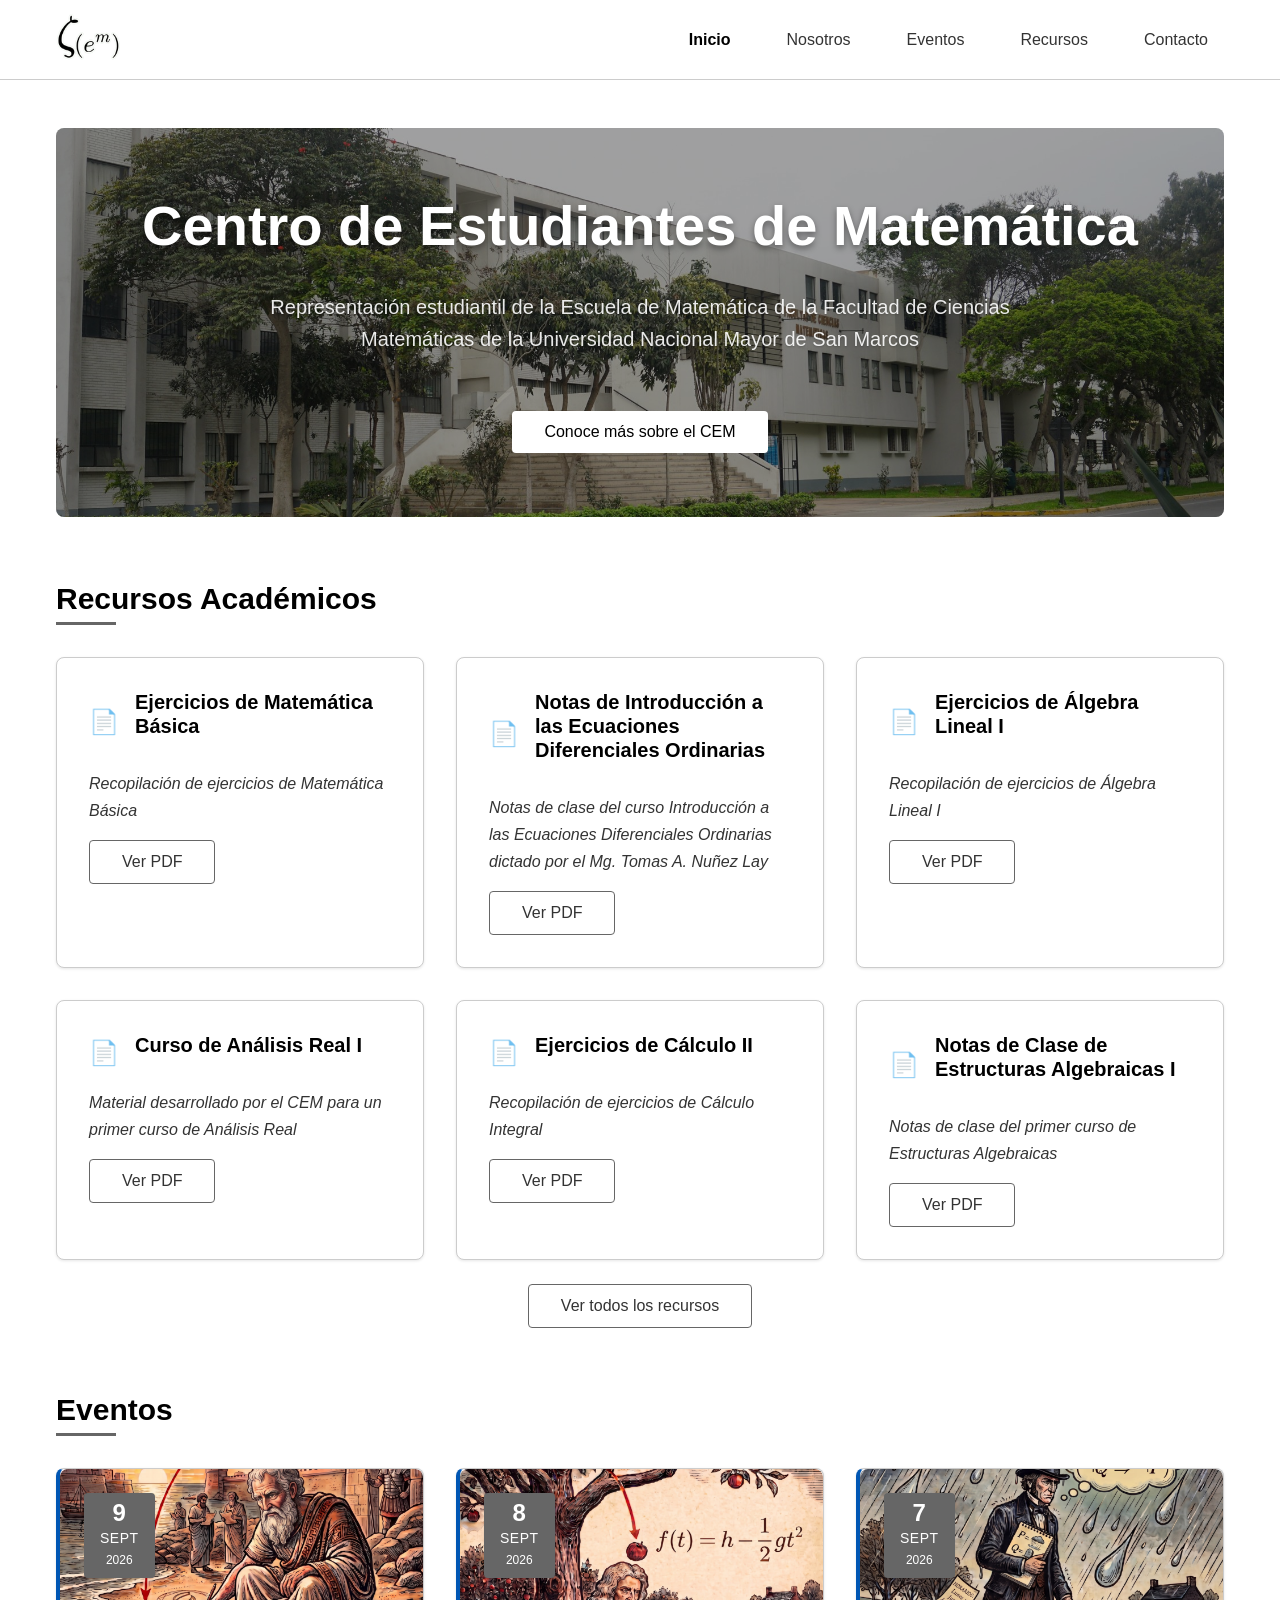
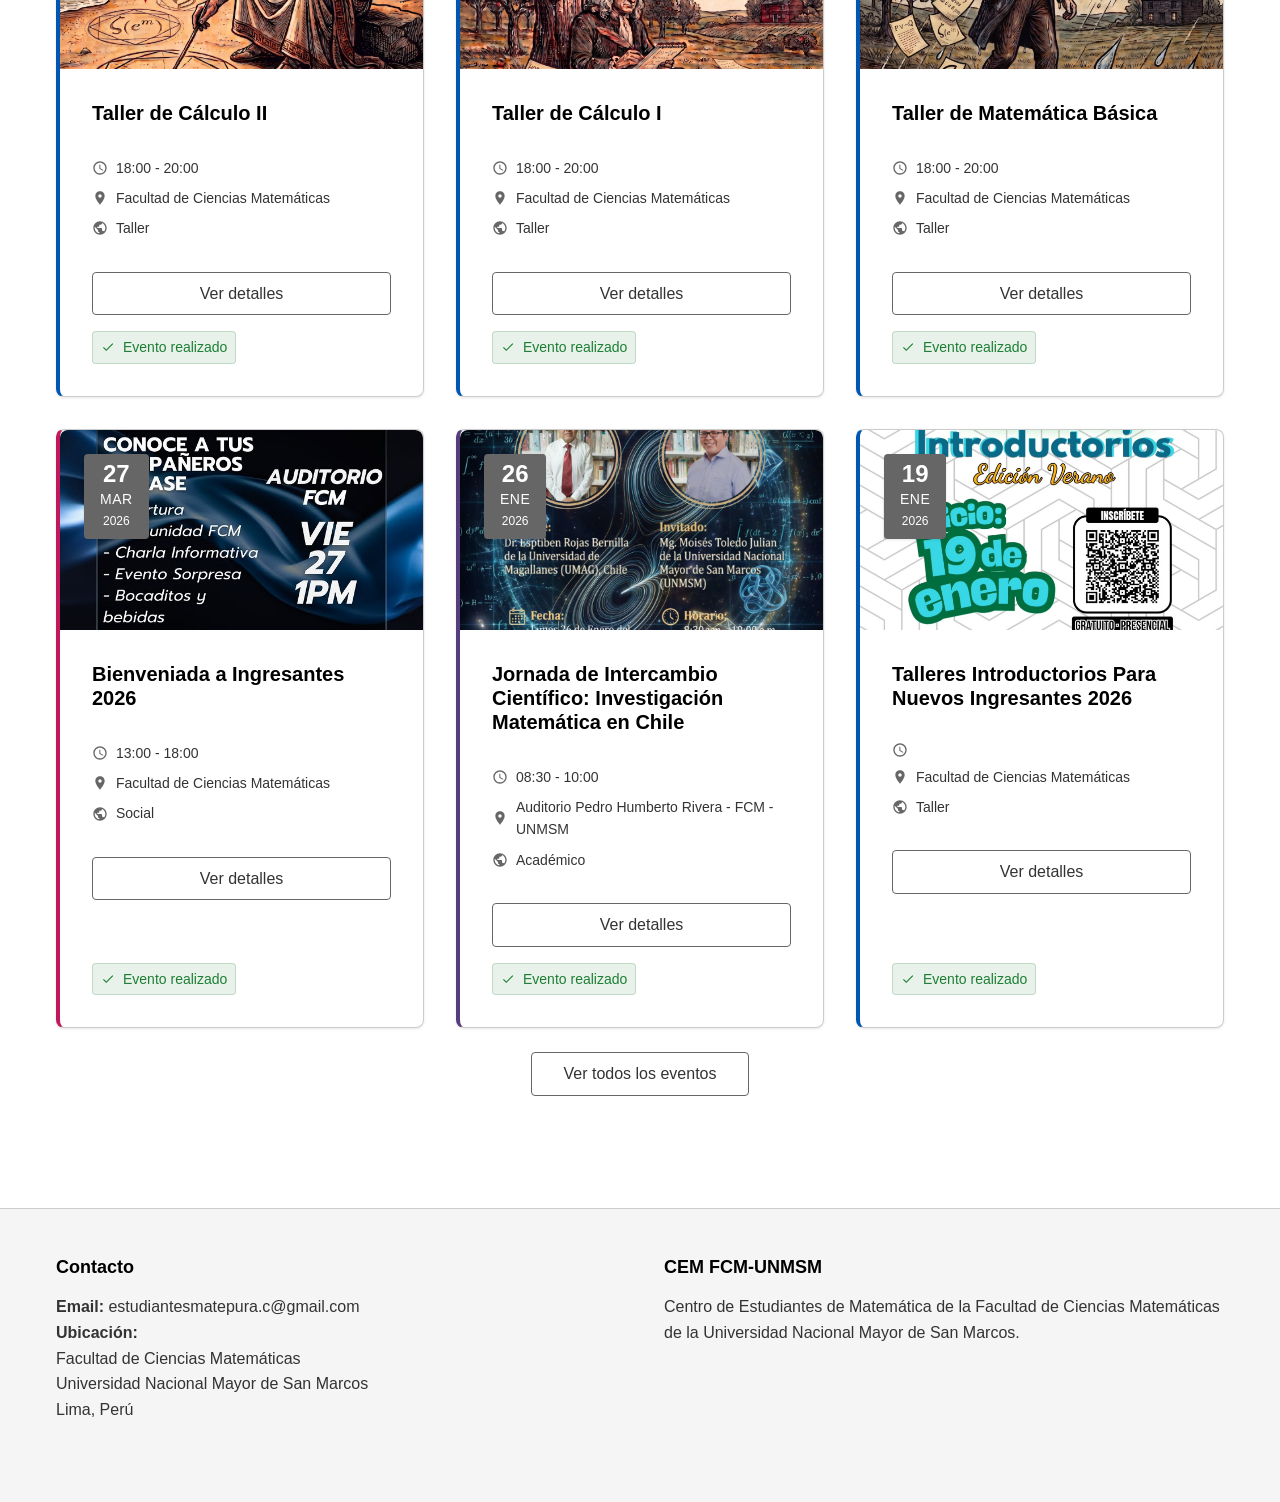
<file: index.html>
<!DOCTYPE html>
<html lang="es">
<head>
    <meta charset="UTF-8">
    <meta name="viewport" content="width=device-width, initial-scale=1.0">
    <title>CEM - Centro de Estudiantes de Matemática | FCM - UNMSM</title>
    <meta name="description" content="Página oficial del Centro de Estudiantes de Matemática de la Facultad de Ciencias Matemáticas de la Universidad Nacional Mayor de San Marcos">
    <link rel="stylesheet" href="styles/main.css">
    <link rel="icon" href="assets/images/favicon.png" type="image/png">
</head>
<body>
    <!-- Header -->
    <header class="site-header">
        <div class="header-container">
            <div class="logo">
                <!-- Logo del CEM -->
                <a href="index.html" class="logo-link">
                    <img src="assets/images/logo_CEM_transparente.png" alt="Logo CEM - Centro de Estudiantes de Matemática" class="logo-img">
                </a>
            </div>
            
            <!-- Botón de menú hamburguesa para móviles -->
            <button class="menu-toggle" aria-label="Abrir menú de navegación">
                <svg width="24" height="24" viewBox="0 0 24 24" fill="none" stroke="currentColor" stroke-width="2">
                    <line x1="3" y1="12" x2="21" y2="12"></line>
                    <line x1="3" y1="6" x2="21" y2="6"></line>
                    <line x1="3" y1="18" x2="21" y2="18"></line>
                </svg>
            </button>
            
            <nav class="main-nav">
                <ul>
                    <li><a href="index.html" class="nav-link active">Inicio</a></li>
                    <li><a href="nosotros.html" class="nav-link">Nosotros</a></li>
                    <li><a href="eventos.html" class="nav-link">Eventos</a></li>
                    <li><a href="recursos.html" class="nav-link">Recursos</a></li>
                    <li><a href="contacto.html" class="nav-link">Contacto</a></li>
                </ul>
            </nav>
        </div>
    </header>

    <!-- Contenido principal -->
    <main class="main-content">
        <div class="content-container">
            <!-- Hero Section -->
            <section class="hero hero-with-background">
                <h1 class="hero-title">Centro de Estudiantes de Matemática</h1>
                <p class="hero-subtitle">
                    Representación estudiantil de la Escuela de Matemática de la Facultad de Ciencias Matemáticas de la Universidad Nacional Mayor de San Marcos
                </p>
                <a href="nosotros.html" class="btn mt-3">Conoce más sobre el CEM</a>
            </section>

            <!-- Recursos Académicos -->
            <section class="section">
                <h2 class="section-title">Recursos Académicos</h2>
                <div class="card-grid">
                    <div class="card">
                        <div style="display: flex; align-items: center; gap: var(--spacing-md); margin-bottom: var(--spacing-md);">
                            <span style="font-size: 1.5rem;">📄</span>
                            <h3 class="card-title">Ejercicios de Matemática Básica</h3>
                        </div>
                        <p class="card-content">
                            <em>Recopilación de ejercicios de Matemática Básica</em>
                        </p>
                        <a href="https://drive.google.com/file/d/1Eg0QIFx3PZMyrFfrkYwjwOd5SsHCGFlf/preview" 
                           target="_blank" 
                           class="btn btn-outline mt-2">
                            Ver PDF
                        </a>
                    </div>

                    <div class="card">
                        <div style="display: flex; align-items: center; gap: var(--spacing-md); margin-bottom: var(--spacing-md);">
                            <span style="font-size: 1.5rem;">📄</span>
                            <h3 class="card-title">Notas de Introducción a las Ecuaciones Diferenciales Ordinarias</h3>
                        </div>
                        <p class="card-content">
                            <em>Notas de clase del curso Introducción a las Ecuaciones Diferenciales Ordinarias dictado por el Mg. Tomas A. Nuñez Lay</em>
                        </p>
                        <a href="https://drive.google.com/file/d/1P-hKhU1rh4LuLFOEdD7h9uWUZN7RqQ3H/preview" 
                           target="_blank" 
                           class="btn btn-outline mt-2">
                            Ver PDF
                        </a>
                    </div>
                    
                    <div class="card">
                        <div style="display: flex; align-items: center; gap: var(--spacing-md); margin-bottom: var(--spacing-md);">
                            <span style="font-size: 1.5rem;">📄</span>
                            <h3 class="card-title">Ejercicios de Álgebra Lineal I</h3>
                        </div>
                        <p class="card-content">
                            <em>Recopilación de ejercicios de Álgebra Lineal I</em>
                        </p>
                        <a href="https://drive.google.com/file/d/1wxIljgDSyF4coU-Xwk11sDfuI5g8a0Ro/preview" 
                           target="_blank" 
                           class="btn btn-outline mt-2">
                            Ver PDF
                        </a>
                    </div>
                    
                    <div class="card">
                        <div style="display: flex; align-items: center; gap: var(--spacing-md); margin-bottom: var(--spacing-md);">
                            <span style="font-size: 1.5rem;">📄</span>
                            <h3 class="card-title">Curso de Análisis Real I</h3>
                        </div>
                        <p class="card-content">
                            <em>Material desarrollado por el CEM para un primer curso de Análisis Real</em>
                        </p>
                        <a href="https://drive.google.com/file/d/1PG6ywKQEUPc1k2oaUEaTVxQW_Z1t294s/preview" 
                           target="_blank" 
                           class="btn btn-outline mt-2">
                            Ver PDF
                        </a>
                    </div>
                    
                    <div class="card">
                        <div style="display: flex; align-items: center; gap: var(--spacing-md); margin-bottom: var(--spacing-md);">
                            <span style="font-size: 1.5rem;">📄</span>
                            <h3 class="card-title">Ejercicios de Cálculo II</h3>
                        </div>
                        <p class="card-content">
                            <em>Recopilación de ejercicios de Cálculo Integral</em>
                        </p>
                        <a href="https://drive.google.com/file/d/1BG_H37yGa6c3Eq4iLt0ZF2Zx0MSU5NMn/preview" 
                           target="_blank" 
                           class="btn btn-outline mt-2">
                            Ver PDF
                        </a>
                    </div>
                    
                    <div class="card">
                        <div style="display: flex; align-items: center; gap: var(--spacing-md); margin-bottom: var(--spacing-md);">
                            <span style="font-size: 1.5rem;">📄</span>
                            <h3 class="card-title">Notas de Clase de Estructuras Algebraicas I</h3>
                        </div>
                        <p class="card-content">
                            <em>Notas de clase del primer curso de Estructuras Algebraicas</em>
                        </p>
                        <a href="https://drive.google.com/file/d/10wt3ZuhhuN_BhRrTTnhGiTwQfXGlvrM6/preview" 
                           target="_blank" 
                           class="btn btn-outline mt-2">
                            Ver PDF
                        </a>
                    </div>
                </div>
                <div class="text-center mt-3">
                    <a href="recursos.html" class="btn btn-outline">Ver todos los recursos</a>
                </div>
            </section>

            <!-- Eventos -->
            <section class="section">
                <h2 class="section-title">Eventos</h2>
                <div id="home-events-container" class="events-container">
                    <div class="loading-message">
                        <p>Cargando eventos...</p>
                    </div>
                </div>
                <div class="text-center mt-3">
                    <a href="eventos.html" class="btn btn-outline">Ver todos los eventos</a>
                </div>
            </section>
        </div>
    </main>

    <!-- Footer -->
    <footer class="site-footer">
        <div class="footer-container">
            <div class="footer-content">
                <div class="footer-section">
                    <h3>Contacto</h3>
                    <p>
                        <strong>Email:</strong> 
                        <a href="mailto:estudiantesmatepura.c@gmail.com">
                            estudiantesmatepura.c@gmail.com
                        </a>
                    </p>
                    <p>
                        <strong>Ubicación:</strong><br>
                        Facultad de Ciencias Matemáticas<br>
                        Universidad Nacional Mayor de San Marcos<br>
                        Lima, Perú
                    </p>
                </div>
                
                <div class="footer-section">
                    <h3>CEM FCM-UNMSM</h3>
                    <p>
                        Centro de Estudiantes de Matemática de la Facultad de Ciencias Matemáticas de la Universidad Nacional Mayor de San Marcos.
                    </p>
                </div>
            </div>
            
        </div>
    </footer>

    <script src="scripts/main.js"></script>
    <script src="scripts/events.js"></script>
    <script>
        // Función específica para cargar eventos en la página de inicio
        document.addEventListener('DOMContentLoaded', function() {
            loadHomeEvents();
        });

        async function loadHomeEvents() {
            try {
                const response = await fetch('data/events.json');
                if (!response.ok) {
                    throw new Error(`Error al cargar eventos: ${response.status}`);
                }
                
                const data = await response.json();
                console.log(`Eventos cargados para inicio: ${data.events.length} eventos encontrados`);
                
                // Procesar y mostrar solo los últimos 3 eventos
                displayHomeEvents(data.events);
                
            } catch (error) {
                console.error('Error cargando eventos para inicio:', error);
                showHomeEventsErrorMessage('No se pudieron cargar los eventos. Por favor, intenta más tarde.');
            }
        }

        function displayHomeEvents(events) {
            const container = document.getElementById('home-events-container');
            if (!container) {
                console.error('Contenedor de eventos no encontrado');
                return;
            }
            
            // Limpiar contenedor
            container.innerHTML = '';
            
            // Función auxiliar para crear fechas consistentemente (hora local)
            const createLocalDate = (dateString) => new Date(dateString + 'T00:00:00');
            
            // Ordenar eventos por fecha (más reciente primero)
            events.sort((a, b) => createLocalDate(b.date) - createLocalDate(a.date));
            
            // Tomar solo los últimos 6 eventos
            const latestEvents = events.slice(0, 6);
            
            // Si no hay eventos, mostrar mensaje
            if (latestEvents.length === 0) {
                const noEventsMessage = document.createElement('div');
                noEventsMessage.className = 'card text-center';
                noEventsMessage.innerHTML = `
                    <h3 class="card-title">No hay eventos disponibles</h3>
                    <p class="card-content">
                        Próximamente se anunciarán nuevos eventos. ¡Mantente atento!
                    </p>
                `;
                container.appendChild(noEventsMessage);
                return;
            }
            
            // Crear grid de eventos
            const grid = document.createElement('div');
            grid.className = 'card-grid';
            
            latestEvents.forEach(event => {
                // Usar la función createEventCard del EventSystem
                const eventCard = window.EventSystem.createEventCard(event);
                grid.appendChild(eventCard);
            });
            
            container.appendChild(grid);
        }

        function showHomeEventsErrorMessage(message) {
            const container = document.getElementById('home-events-container');
            if (!container) return;
            
            container.innerHTML = '';
            
            const errorMessage = document.createElement('div');
            errorMessage.className = 'error-message';
            errorMessage.innerHTML = `
                <div class="card text-center" style="border: 2px solid var(--color-error); background-color: rgba(220, 53, 69, 0.05);">
                    <h3 class="card-title" style="color: var(--color-error); margin-bottom: var(--spacing-md);">Error</h3>
                    <p class="card-content" style="color: var(--color-gray-dark); font-size: var(--font-size-lg); margin-bottom: var(--spacing-lg);">
                        ${message}
                    </p>
                    <button onclick="loadHomeEvents()" class="btn" style="background-color: var(--color-error); color: white; border: none; padding: var(--spacing-sm) var(--spacing-xl);">
                        Reintentar
                    </button>
                </div>
            `;
            
            container.appendChild(errorMessage);
        }
    </script>
</body>
</html>
</file>
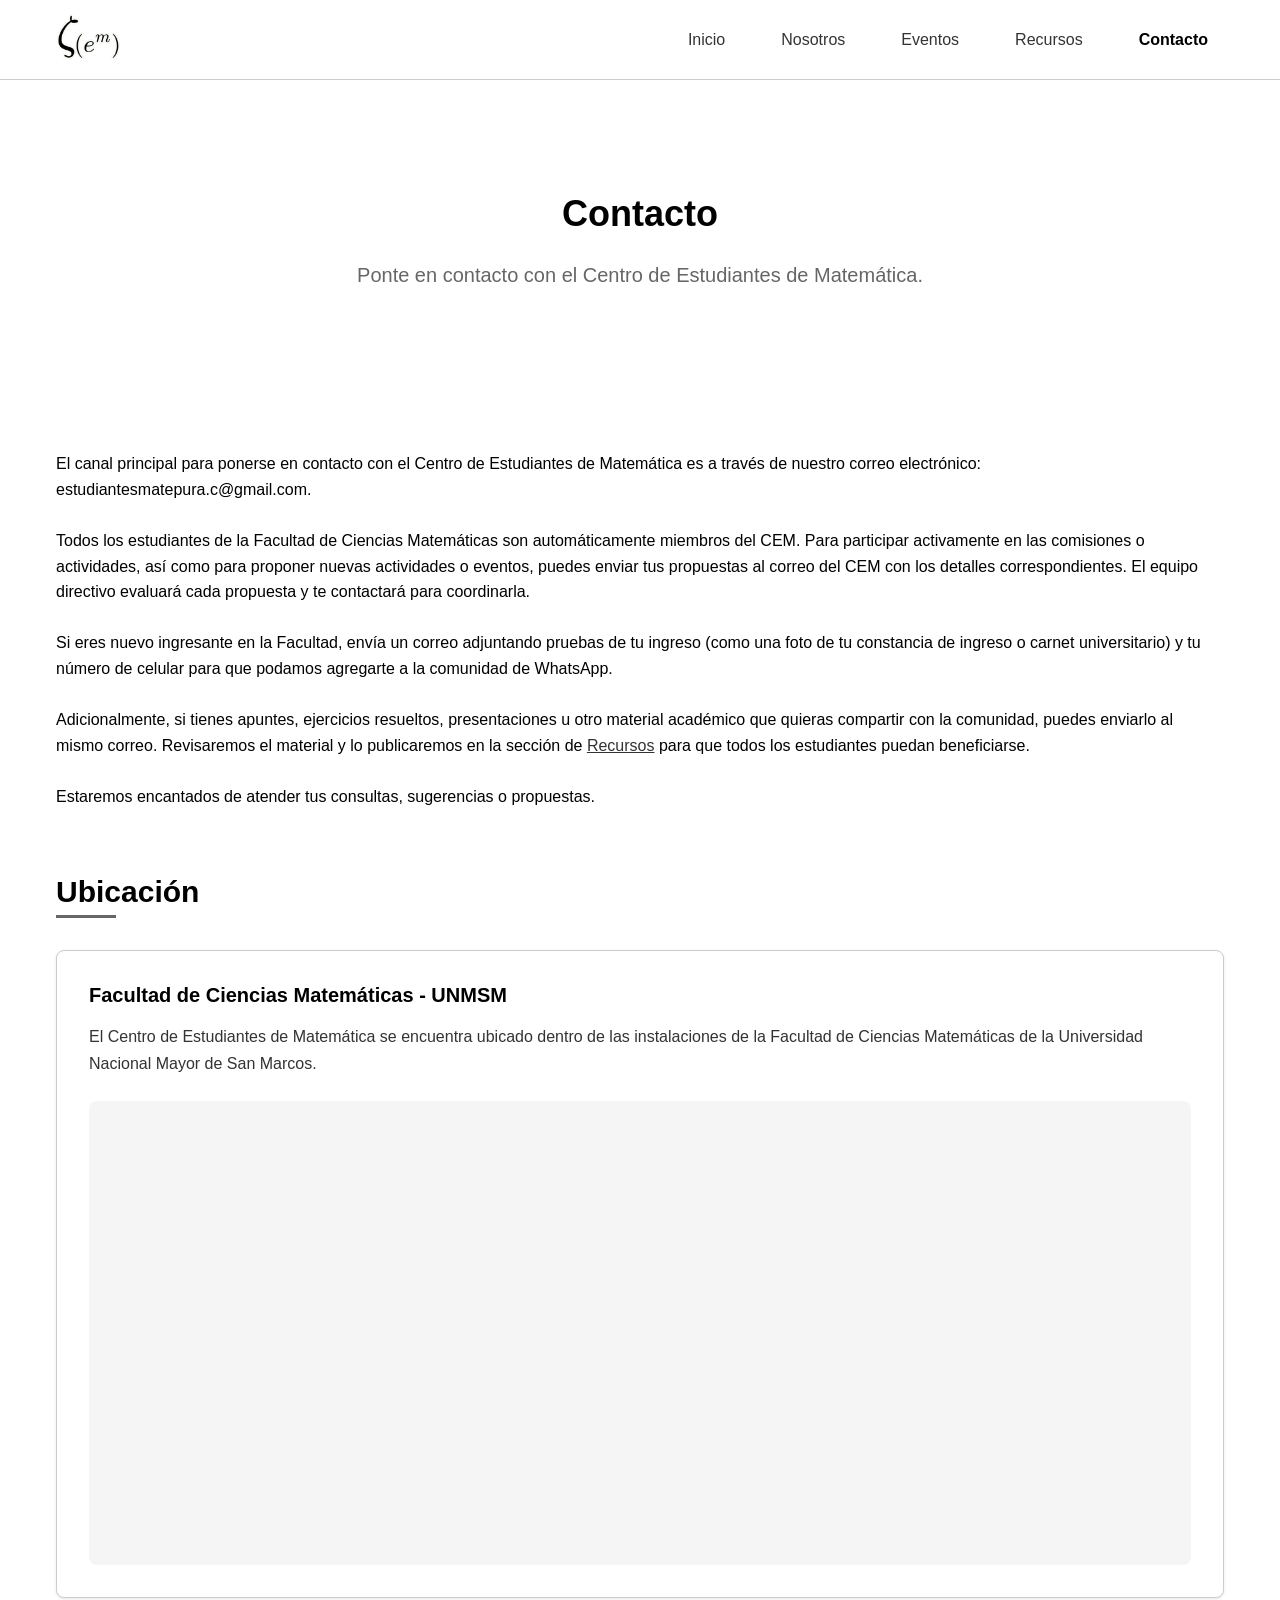
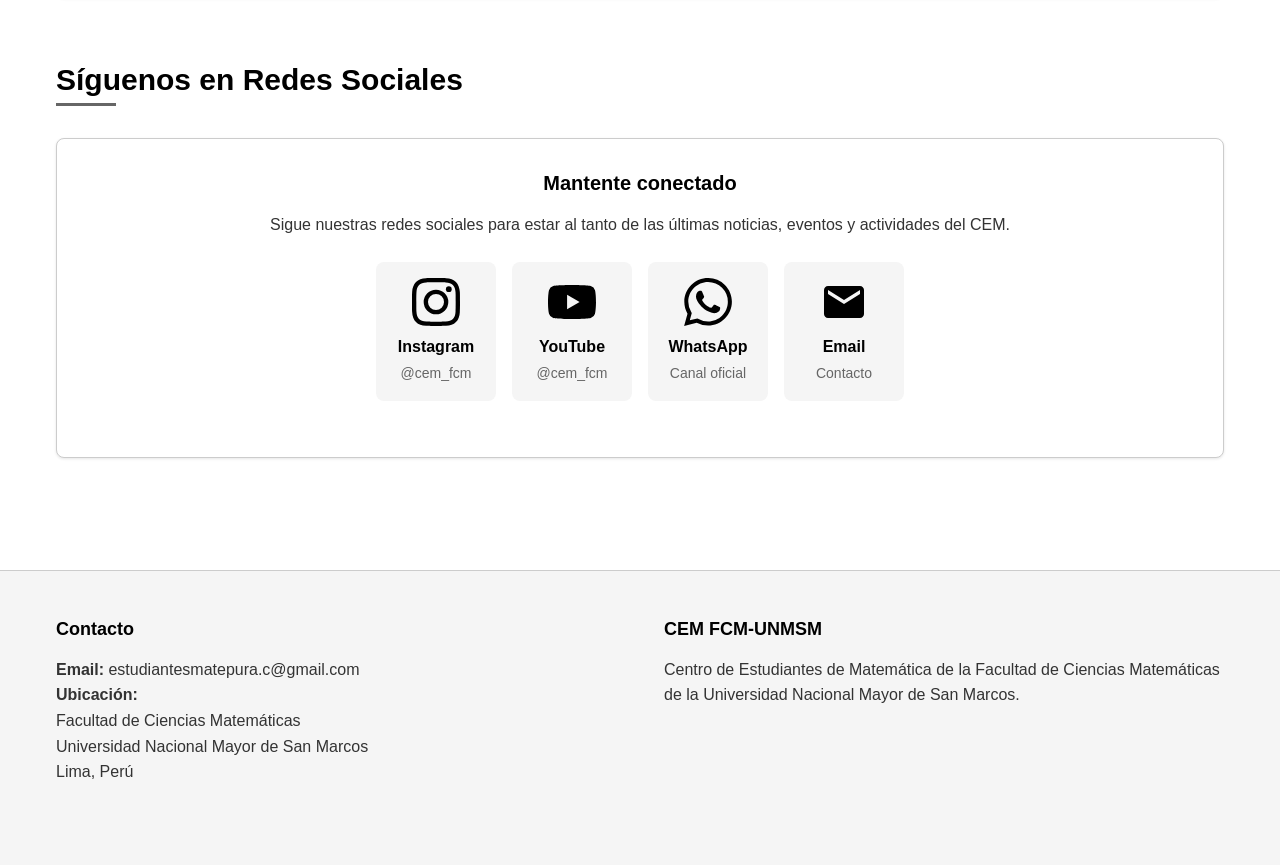
<file: contacto.html>
<!DOCTYPE html>
<html lang="es">
<head>
    <meta charset="UTF-8">
    <meta name="viewport" content="width=device-width, initial-scale=1.0">
    <title>Contacto | CEM - Centro de Estudiantes de Matemática</title>
    <meta name="description" content="Contacta al Centro de Estudiantes de Matemática de la FCM-UNMSM">
    <link rel="stylesheet" href="styles/main.css">
    <link rel="icon" href="assets/images/favicon.png" type="image/png">
</head>
<body>
    <!-- Header -->
    <header class="site-header">
        <div class="header-container">
            <div class="logo">
                <!-- Logo del CEM -->
                <a href="index.html" class="logo-link">
                    <img src="assets/images/logo_CEM_transparente.png" alt="Logo CEM - Centro de Estudiantes de Matemática" class="logo-img">
                </a>
            </div>
            
            <!-- Botón de menú hamburguesa para móviles -->
            <button class="menu-toggle" aria-label="Abrir menú de navegación">
                <svg width="24" height="24" viewBox="0 0 24 24" fill="none" stroke="currentColor" stroke-width="2">
                    <line x1="3" y1="12" x2="21" y2="12"></line>
                    <line x1="3" y1="6" x2="21" y2="6"></line>
                    <line x1="3" y1="18" x2="21" y2="18"></line>
                </svg>
            </button>
            
            <nav class="main-nav">
                <ul>
                    <li><a href="index.html" class="nav-link">Inicio</a></li>
                    <li><a href="nosotros.html" class="nav-link">Nosotros</a></li>
                    <li><a href="eventos.html" class="nav-link">Eventos</a></li>
                    <li><a href="recursos.html" class="nav-link">Recursos</a></li>
                    <li><a href="contacto.html" class="nav-link active">Contacto</a></li>
                </ul>
            </nav>
        </div>
    </header>

    <!-- Contenido principal -->
    <main class="main-content">
        <div class="content-container">
            <!-- Hero Section -->
            <section class="hero">
                <h1 class="hero-title">Contacto</h1>
                <p class="hero-subtitle">
                    Ponte en contacto con el Centro de Estudiantes de Matemática.
                </p>
            </section>

            <!-- Información de contacto -->
            <section class="section">
                <p class="contact-info-text">
                    El canal principal para ponerse en contacto con el Centro de Estudiantes de Matemática es a través de nuestro correo electrónico: estudiantesmatepura.c@gmail.com. 
                </p>
                <br>
                <p class="contact-info-text">
                    Todos los estudiantes de la Facultad de Ciencias Matemáticas son automáticamente miembros del CEM. Para participar activamente en las comisiones o actividades, así como para proponer nuevas actividades o eventos, puedes enviar tus propuestas al correo del CEM con los detalles correspondientes. El equipo directivo evaluará cada propuesta y te contactará para coordinarla.
                </p>
                <br>
                <p class="contact-info-text">
                    Si eres nuevo ingresante en la Facultad, envía un correo adjuntando pruebas de tu ingreso (como una foto de tu constancia de ingreso o carnet universitario) y tu número de celular para que podamos agregarte a la comunidad de WhatsApp.
                </p>
                <br>
                <p class="contact-info-text">
                    Adicionalmente, si tienes apuntes, ejercicios resueltos, presentaciones u otro material académico que quieras compartir con la comunidad, puedes enviarlo al mismo correo. Revisaremos el material y lo publicaremos en la sección de <a href="recursos.html" style="color: var(--color-gray-dark); text-decoration: underline;">Recursos</a> para que todos los estudiantes puedan beneficiarse.
                </p>
                <br>
                <p class="contact-info-text">
                    Estaremos encantados de atender tus consultas, sugerencias o propuestas.
                </p>
            </section>

            <!-- Ubicación -->
            <section class="section">
                <h2 class="section-title">Ubicación</h2>
                <div class="card">
                    <h3 class="card-title">Facultad de Ciencias Matemáticas - UNMSM</h3>
                    <div class="card-content">
                        <p>
                            El Centro de Estudiantes de Matemática se encuentra ubicado dentro de las instalaciones de la Facultad de Ciencias Matemáticas de la Universidad Nacional Mayor de San Marcos.
                        </p>
                        
                        <div style="margin-top: var(--spacing-lg); padding: var(--spacing-lg); background-color: var(--color-gray-very-light); border-radius: var(--border-radius-md); text-align: center;">
                        <div style="height: 400px; border-radius: var(--border-radius-sm); margin-top: var(--spacing-md); overflow: hidden;">
                            <iframe 
                                src="https://www.google.com/maps/embed?pb=!1m18!1m12!1m3!1d3901.123456789012!2d-77.082150!3d-12.060163!2m3!1f0!2f0!3f0!3m2!1i1024!2i768!4f13.1!3m3!1m2!1s0x0%3A0x0!2zMTLCsDAzJzM2LjYiUyA3N8KwMDQnNTUuNyJX!5e0!3m2!1ses!2spe!4v1234567890123!5m2!1ses!2spe"
                                width="100%" 
                                height="400" 
                                style="border:0;" 
                                allowfullscreen="" 
                                loading="lazy" 
                                referrerpolicy="no-referrer-when-downgrade"
                                title="Ubicación de la Facultad de Ciencias Matemáticas - UNMSM">
                            </iframe>
                        </div>
                        </div>
                    </div>
                </div>
            </section>


            <!-- Redes sociales -->
            <section class="section" id="redes-sociales">
                <h2 class="section-title">Síguenos en Redes Sociales</h2>
                <div class="card text-center">
                    <h3 class="card-title">Mantente conectado</h3>
                    <p class="card-content">
                        Sigue nuestras redes sociales para estar al tanto de las últimas noticias, eventos y actividades del CEM.
                    </p>
                    <div style="display: flex; gap: var(--spacing-md); justify-content: center; margin-top: var(--spacing-lg); flex-wrap: wrap;">
                        <a href="https://www.instagram.com/cem_fcm" target="_blank" rel="noopener noreferrer" style="text-decoration: none; color: inherit;">
                            <div style="padding: var(--spacing-md); background-color: var(--color-gray-very-light); border-radius: var(--border-radius-md); min-width: 120px; transition: all 0.3s ease;">
                                <div style="width: 48px; height: 48px; margin: 0 auto var(--spacing-sm);">
                                    <svg viewBox="0 0 24 24" fill="none" xmlns="http://www.w3.org/2000/svg" style="width: 100%; height: 100%;">
                                        <path d="M12 2.163c3.204 0 3.584.012 4.85.07 3.252.148 4.771 1.691 4.919 4.919.058 1.265.069 1.645.069 4.849 0 3.205-.012 3.584-.069 4.849-.149 3.225-1.664 4.771-4.919 4.919-1.266.058-1.644.07-4.85.07-3.204 0-3.584-.012-4.849-.07-3.26-.149-4.771-1.699-4.919-4.92-.058-1.265-.07-1.644-.07-4.849 0-3.204.013-3.583.07-4.849.149-3.227 1.664-4.771 4.919-4.919 1.266-.057 1.645-.069 4.849-.069zm0-2.163c-3.259 0-3.667.014-4.947.072-4.358.2-6.78 2.618-6.98 6.98-.059 1.281-.073 1.689-.073 4.948 0 3.259.014 3.668.072 4.948.2 4.358 2.618 6.78 6.98 6.98 1.281.058 1.689.072 4.948.072 3.259 0 3.668-.014 4.948-.072 4.354-.2 6.782-2.618 6.979-6.98.059-1.28.073-1.689.073-4.948 0-3.259-.014-3.667-.072-4.947-.196-4.354-2.617-6.78-6.979-6.98-1.281-.059-1.69-.073-4.949-.073z" fill="currentColor"/>
                                        <path d="M12 5.838a6.162 6.162 0 100 12.324 6.162 6.162 0 000-12.324zm0 10.162a4 4 0 110-8 4 4 0 010 8z" fill="currentColor"/>
                                        <circle cx="18.406" cy="5.594" r="1.44" fill="currentColor"/>
                                    </svg>
                                </div>
                                <strong>Instagram</strong><br>
                                <span style="font-size: var(--font-size-sm); color: var(--color-gray-medium);">@cem_fcm</span>
                            </div>
                        </a>
                        <a href="https://www.youtube.com/@cem_fcm" target="_blank" rel="noopener noreferrer" style="text-decoration: none; color: inherit;">
                            <div style="padding: var(--spacing-md); background-color: var(--color-gray-very-light); border-radius: var(--border-radius-md); min-width: 120px; transition: all 0.3s ease;">
                                <div style="width: 48px; height: 48px; margin: 0 auto var(--spacing-sm);">
                                    <svg viewBox="0 0 24 24" fill="none" xmlns="http://www.w3.org/2000/svg" style="width: 100%; height: 100%;">
                                        <path d="M23.498 6.186a3.016 3.016 0 00-2.122-2.136C19.505 3.545 12 3.545 12 3.545s-7.505 0-9.377.505A3.017 3.017 0 00.502 6.186C0 8.07 0 12 0 12s0 3.93.502 5.814a3.016 3.016 0 002.122 2.136c1.871.505 9.376.505 9.376.505s7.505 0 9.377-.505a3.015 3.015 0 002.122-2.136C24 15.93 24 12 24 12s0-3.93-.502-5.814zM9.545 15.568V8.432L15.818 12l-6.273 3.568z" fill="currentColor"/>
                                    </svg>
                                </div>
                                <strong>YouTube</strong><br>
                                <span style="font-size: var(--font-size-sm); color: var(--color-gray-medium);">@cem_fcm</span>
                            </div>
                        </a>
                        <a href="https://www.whatsapp.com/channel/0029Vb652tB4o7qOC6Ud3P1N" target="_blank" rel="noopener noreferrer" style="text-decoration: none; color: inherit;">
                            <div style="padding: var(--spacing-md); background-color: var(--color-gray-very-light); border-radius: var(--border-radius-md); min-width: 120px; transition: all 0.3s ease;">
                                <div style="width: 48px; height: 48px; margin: 0 auto var(--spacing-sm);">
                                    <svg viewBox="0 0 24 24" fill="none" xmlns="http://www.w3.org/2000/svg" style="width: 100%; height: 100%;">
                                        <path d="M17.472 14.382c-.297-.149-1.758-.867-2.03-.967-.272-.099-.47-.149-.669.149-.198.297-.767.967-.94 1.165-.173.198-.347.223-.644.074-.297-.149-1.255-.462-2.39-1.475-.883-.788-1.48-1.761-1.653-2.059-.173-.297-.018-.458.13-.606.134-.133.297-.347.446-.521.149-.173.198-.297.297-.495.099-.198.05-.371-.025-.521-.074-.149-.669-1.612-.916-2.206-.242-.579-.487-.501-.669-.511-.173-.008-.371-.01-.57-.01-.198 0-.52.074-.792.372-.272.297-1.04 1.016-1.04 2.479 0 1.462 1.065 2.875 1.213 3.074.149.198 2.096 3.2 5.077 4.487.709.306 1.262.489 1.694.625.712.227 1.36.195 1.871.118.571-.085 1.758-.719 2.006-1.413.248-.694.248-1.289.173-1.413-.074-.124-.272-.198-.57-.347m-5.421 7.403h-.004a9.87 9.87 0 01-5.031-1.378l-.361-.214-3.76.982.998-3.675-.236-.374a9.86 9.86 0 01-1.51-5.26c.001-5.45 4.436-9.884 9.888-9.884 2.64 0 5.122 1.03 6.988 2.898a9.825 9.825 0 012.9 6.994c-.004 5.45-4.438 9.88-9.888 9.88m8.413-18.297A11.815 11.815 0 0012.05 0C5.495 0 .16 5.333.157 11.892c0 2.096.547 4.142 1.588 5.945L.057 24l6.305-1.654a11.882 11.882 0 005.683 1.448h.005c6.554 0 11.89-5.333 11.893-11.893 0-3.18-1.24-6.162-3.495-8.411" fill="currentColor"/>
                                    </svg>
                                </div>
                                <strong>WhatsApp</strong><br>
                                <span style="font-size: var(--font-size-sm); color: var(--color-gray-medium);">Canal oficial</span>
                            </div>
                        </a>
                        <a href="javascript:void(0)" class="email-modal-trigger" data-email="estudiantesmatepura.c@gmail.com" style="text-decoration: none; color: inherit;">
                            <div style="padding: var(--spacing-md); background-color: var(--color-gray-very-light); border-radius: var(--border-radius-md); min-width: 120px; transition: all 0.3s ease;">
                                <div style="width: 48px; height: 48px; margin: 0 auto var(--spacing-sm);">
                                    <svg viewBox="0 0 24 24" fill="none" xmlns="http://www.w3.org/2000/svg" style="width: 100%; height: 100%;">
                                        <path d="M20 4H4c-1.1 0-1.99.9-1.99 2L2 18c0 1.1.9 2 2 2h16c1.1 0 2-.9 2-2V6c0-1.1-.9-2-2-2zm0 4l-8 5-8-5V6l8 5 8-5v2z" fill="currentColor"/>
                                    </svg>
                                </div>
                                <strong>Email</strong><br>
                                <span style="font-size: var(--font-size-sm); color: var(--color-gray-medium);">Contacto</span>
                            </div>
                        </a>
                    </div>
                    <p class="mt-3" style="color: var(--color-gray-medium); font-size: var(--font-size-sm);"></p>
                </div>
            </section>

        </div>
    </main>

    <!-- Footer -->
    <footer class="site-footer">
        <div class="footer-container">
            <div class="footer-content">
                <div class="footer-section">
                    <h3>Contacto</h3>
                    <p>
                        <strong>Email:</strong> 
                        <a href="mailto:estudiantesmatepura.c@gmail.com">
                            estudiantesmatepura.c@gmail.com
                        </a>
                    </p>
                    <p>
                        <strong>Ubicación:</strong><br>
                        Facultad de Ciencias Matemáticas<br>
                        Universidad Nacional Mayor de San Marcos<br>
                        Lima, Perú
                    </p>
                </div>
                
                <div class="footer-section">
                    <h3>CEM FCM-UNMSM</h3>
                    <p>
                        Centro de Estudiantes de Matemática de la Facultad de Ciencias Matemáticas de la Universidad Nacional Mayor de San Marcos.
                    </p>
                </div>
            </div>
            
        </div>
    </footer>

    <!-- Modal para mostrar dirección de correo -->
    <div id="emailModal" class="modal-overlay">
        <div class="modal-content">
            <div class="modal-header">
                <h3>Dirección de correo del CEM</h3>
                <button class="modal-close" aria-label="Cerrar">×</button>
            </div>
            <div class="modal-body">
                <div class="email-display">
                    <svg class="email-icon" viewBox="0 0 24 24" fill="none" xmlns="http://www.w3.org/2000/svg">
                        <path d="M20 4H4c-1.1 0-1.99.9-1.99 2L2 18c0 1.1.9 2 2 2h16c1.1 0 2-.9 2-2V6c0-1.1-.9-2-2-2zm0 4l-8 5-8-5V6l8 5 8-5v2z" fill="currentColor"/>
                    </svg>
                    <p class="email-address" id="modalEmailAddress">estudiantesmatepura.c@gmail.com</p>
                </div>
            </div>
            <div class="modal-footer">
                <button class="btn btn-copy" id="copyEmailBtn">
                    <svg class="copy-icon" viewBox="0 0 24 24" fill="none" xmlns="http://www.w3.org/2000/svg">
                        <path d="M16 1H4c-1.1 0-2 .9-2 2v14h2V3h12V1zm3 4H8c-1.1 0-2 .9-2 2v14c0 1.1.9 2 2 2h11c1.1 0 2-.9 2-2V7c0-1.1-.9-2-2-2zm0 16H8V7h11v14z" fill="currentColor"/>
                    </svg>
                    Copiar dirección
                </button>
                <button class="btn btn-close">Cerrar</button>
            </div>
        </div>
    </div>

    <script src="scripts/main.js"></script>
</body>
</html>
</file>
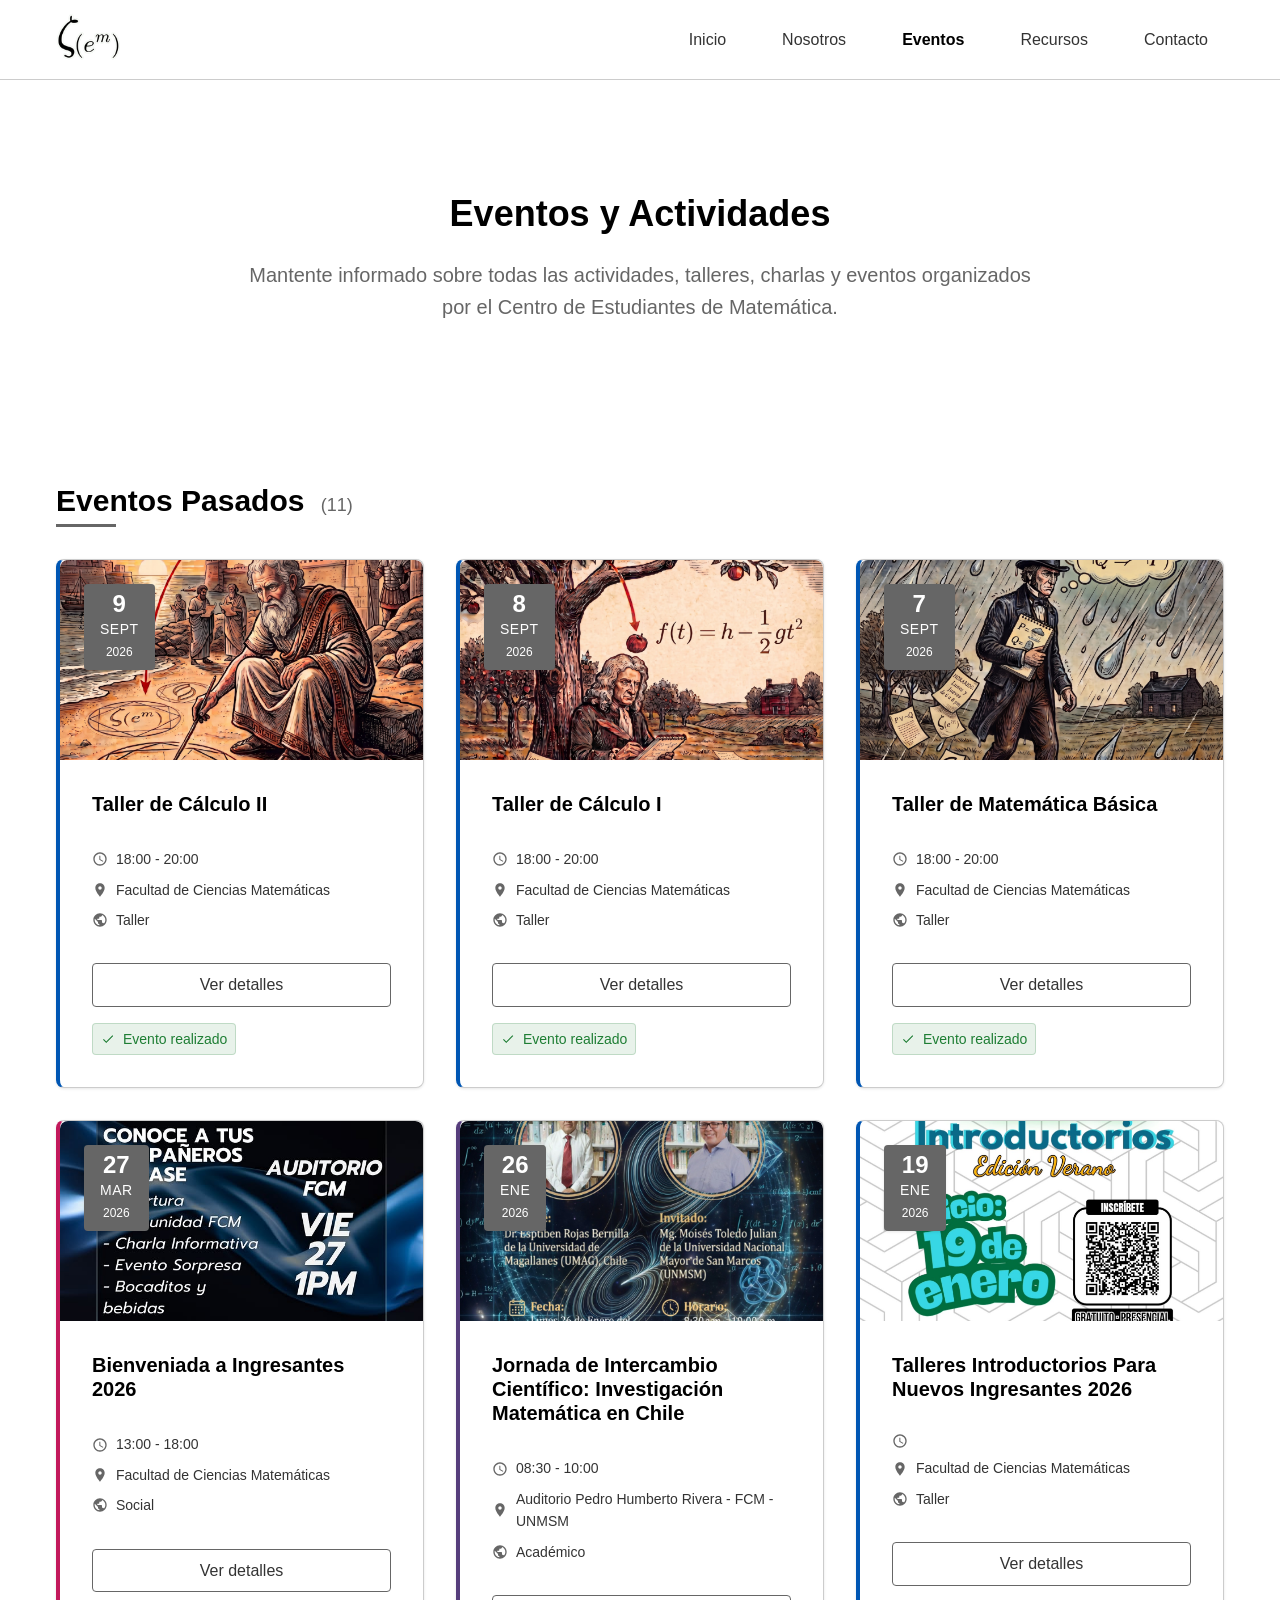
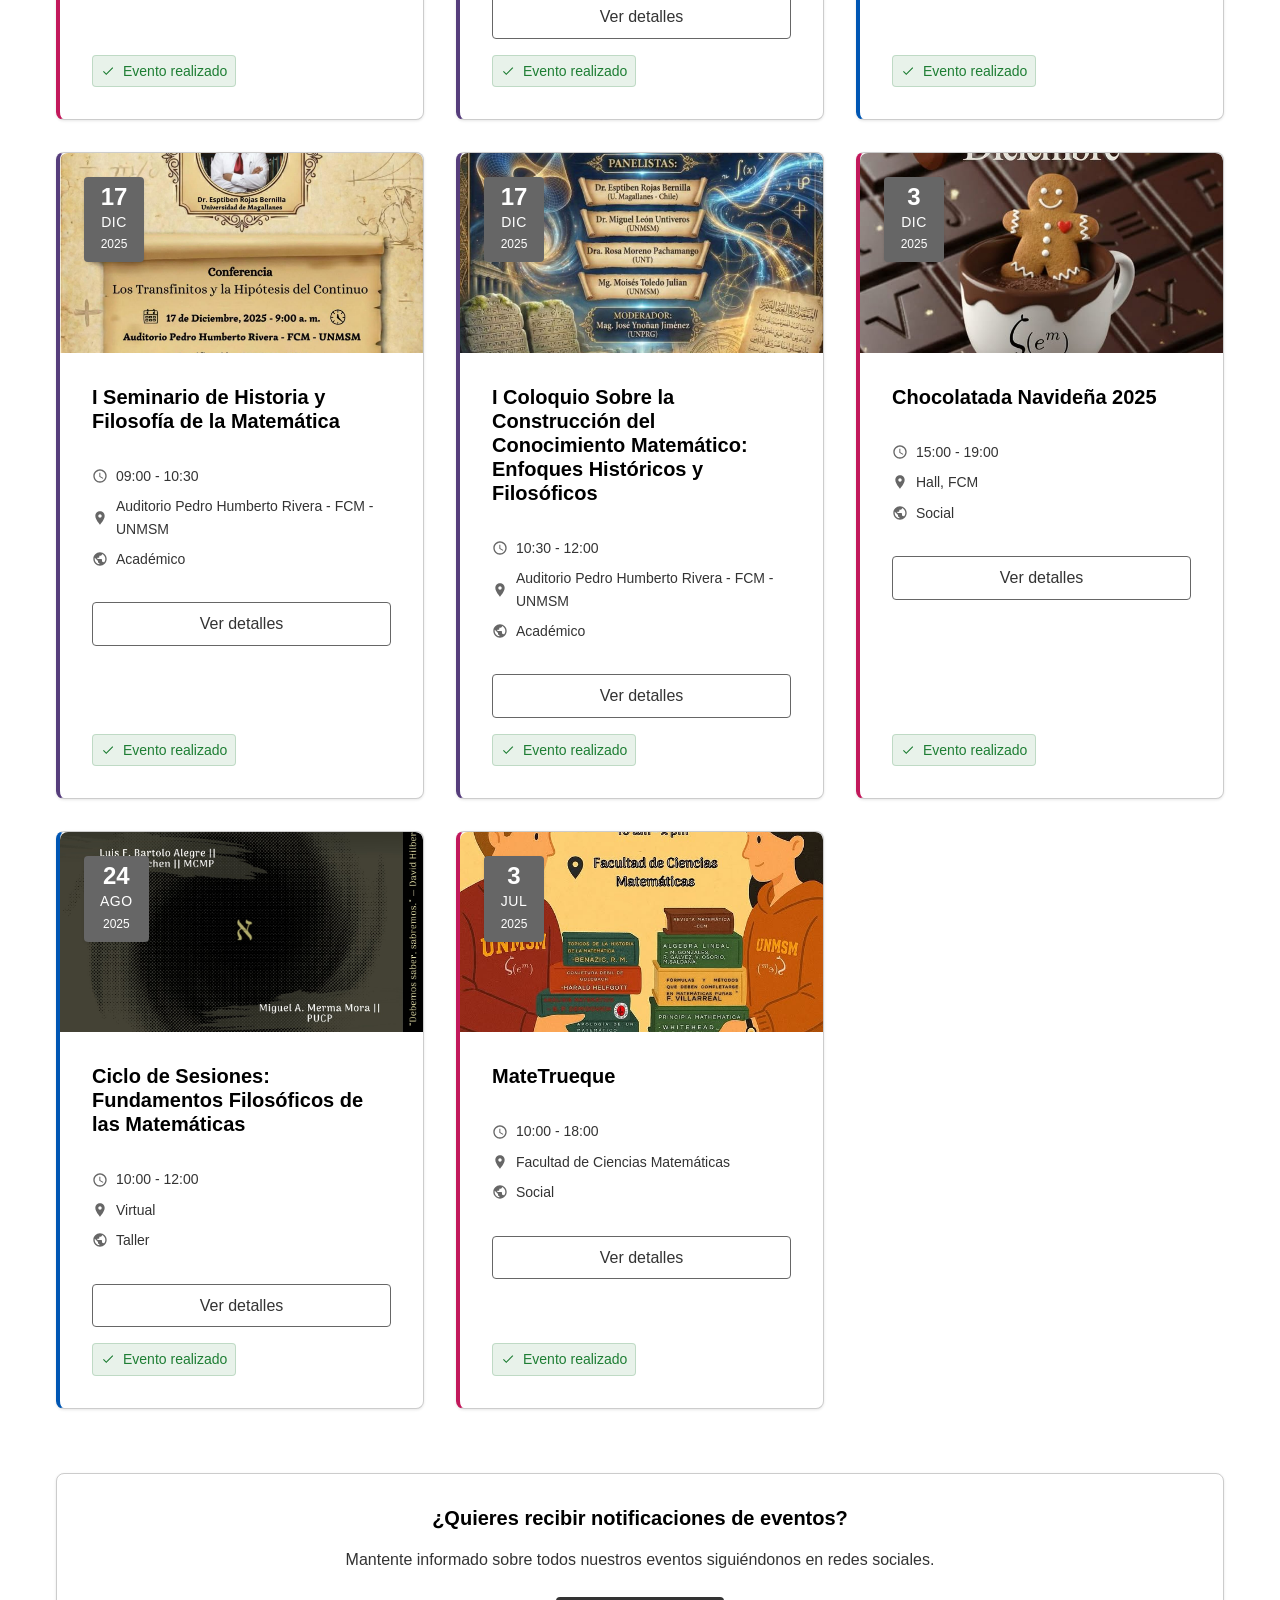
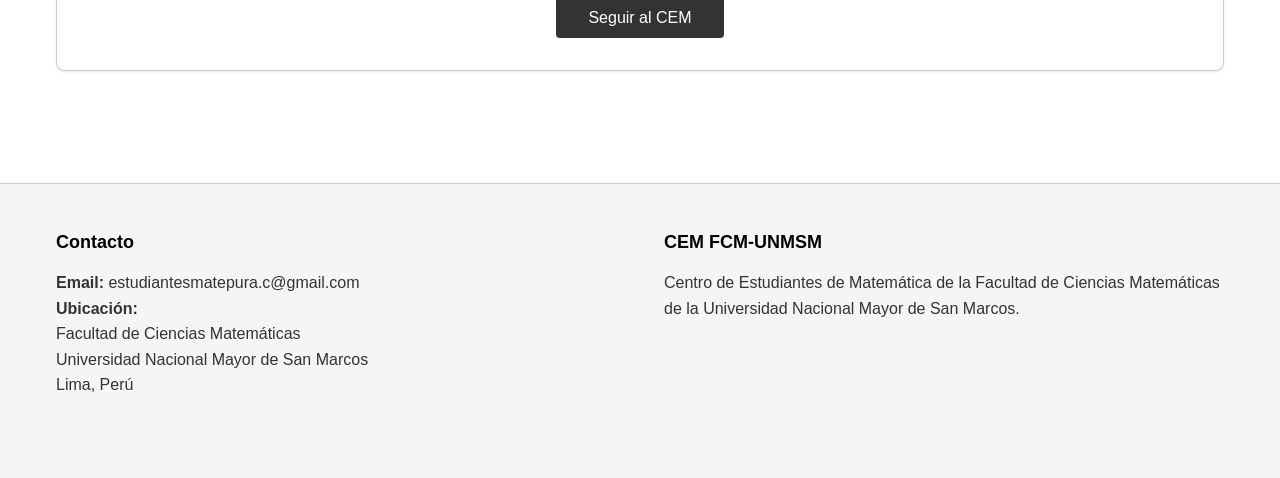
<file: eventos.html>
<!DOCTYPE html>
<html lang="es">
<head>
    <meta charset="UTF-8">
    <meta name="viewport" content="width=device-width, initial-scale=1.0">
    <title>Eventos | CEM - Centro de Estudiantes de Matemática</title>
    <meta name="description" content="Calendario de eventos, actividades y actividades organizadas por el CEM FCM-UNMSM">
    <link rel="stylesheet" href="styles/main.css">
    <link rel="icon" href="assets/images/favicon.png" type="image/png">
</head>
<body>
    <!-- Header -->
    <header class="site-header">
        <div class="header-container">
            <div class="logo">
                <!-- Logo del CEM -->
                <a href="index.html" class="logo-link">
                    <img src="assets/images/logo_CEM_transparente.png" alt="Logo CEM - Centro de Estudiantes de Matemática" class="logo-img">
                </a>
            </div>
            
            <!-- Botón de menú hamburguesa para móviles -->
            <button class="menu-toggle" aria-label="Abrir menú de navegación">
                <svg width="24" height="24" viewBox="0 0 24 24" fill="none" stroke="currentColor" stroke-width="2">
                    <line x1="3" y1="12" x2="21" y2="12"></line>
                    <line x1="3" y1="6" x2="21" y2="6"></line>
                    <line x1="3" y1="18" x2="21" y2="18"></line>
                </svg>
            </button>
            
            <nav class="main-nav">
                <ul>
                    <li><a href="index.html" class="nav-link">Inicio</a></li>
                    <li><a href="nosotros.html" class="nav-link">Nosotros</a></li>
                    <li><a href="eventos.html" class="nav-link active">Eventos</a></li>
                    <li><a href="recursos.html" class="nav-link">Recursos</a></li>
                    <li><a href="contacto.html" class="nav-link">Contacto</a></li>
                </ul>
            </nav>
        </div>
    </header>

    <!-- Contenido principal -->
    <main class="main-content">
        <div class="content-container">
            <!-- Hero Section -->
            <section class="hero">
                <h1 class="hero-title">Eventos y Actividades</h1>
                <p class="hero-subtitle">
                    Mantente informado sobre todas las actividades, talleres, charlas y eventos organizados por el Centro de Estudiantes de Matemática.
                </p>
            </section>

            <!-- Próximos eventos (cargados dinámicamente) -->
            <section class="section">
                <h2 class="section-title">
                    Próximos Eventos 
                    <span id="upcoming-events-counter" class="events-counter"></span>
                </h2>
                <div id="upcoming-events-container" class="events-container">
                    <!-- Los eventos próximos se cargarán aquí dinámicamente -->
                    <div class="loading-message">
                        <p>Cargando eventos próximos...</p>
                    </div>
                </div>
            </section>

            <!-- Eventos pasados (cargados dinámicamente) -->
            <section class="section">
                <h2 class="section-title">
                    Eventos Pasados 
                    <span id="past-events-counter" class="events-counter"></span>
                </h2>
                <div id="past-events-container" class="events-container">
                    <!-- Los eventos pasados se cargarán aquí dinámicamente -->
                    <div class="loading-message">
                        <p>Cargando eventos pasados...</p>
                    </div>
                </div>
            </section>

            <!-- Suscripción a eventos -->
            <section class="section">
                <div class="card text-center">
                    <h3 class="card-title">¿Quieres recibir notificaciones de eventos?</h3>
                    <p class="card-content">
                        Mantente informado sobre todos nuestros eventos siguiéndonos en redes sociales.
                    </p>
                    <div style="display: flex; gap: var(--spacing-md); justify-content: center; margin-top: var(--spacing-lg);">
                        <a href="contacto.html#redes-sociales" class="btn">Seguir al CEM</a>
                    </div>
                </div>
            </section>
        </div>
    </main>

    <!-- Footer -->
    <footer class="site-footer">
        <div class="footer-container">
            <div class="footer-content">
                <div class="footer-section">
                    <h3>Contacto</h3>
                    <p>
                        <strong>Email:</strong> 
                        <a href="mailto:estudiantesmatepura.c@gmail.com">
                            estudiantesmatepura.c@gmail.com
                        </a>
                    </p>
                    <p>
                        <strong>Ubicación:</strong><br>
                        Facultad de Ciencias Matemáticas<br>
                        Universidad Nacional Mayor de San Marcos<br>
                        Lima, Perú
                    </p>
                </div>
                
                <div class="footer-section">
                    <h3>CEM FCM-UNMSM</h3>
                    <p>
                        Centro de Estudiantes de Matemática de la Facultad de Ciencias Matemáticas de la Universidad Nacional Mayor de San Marcos.
                    </p>
                </div>
            </div>
            
        </div>
    </footer>

    <script src="scripts/main.js"></script>
    <script src="scripts/events.js"></script>
</body>
</html>
</file>
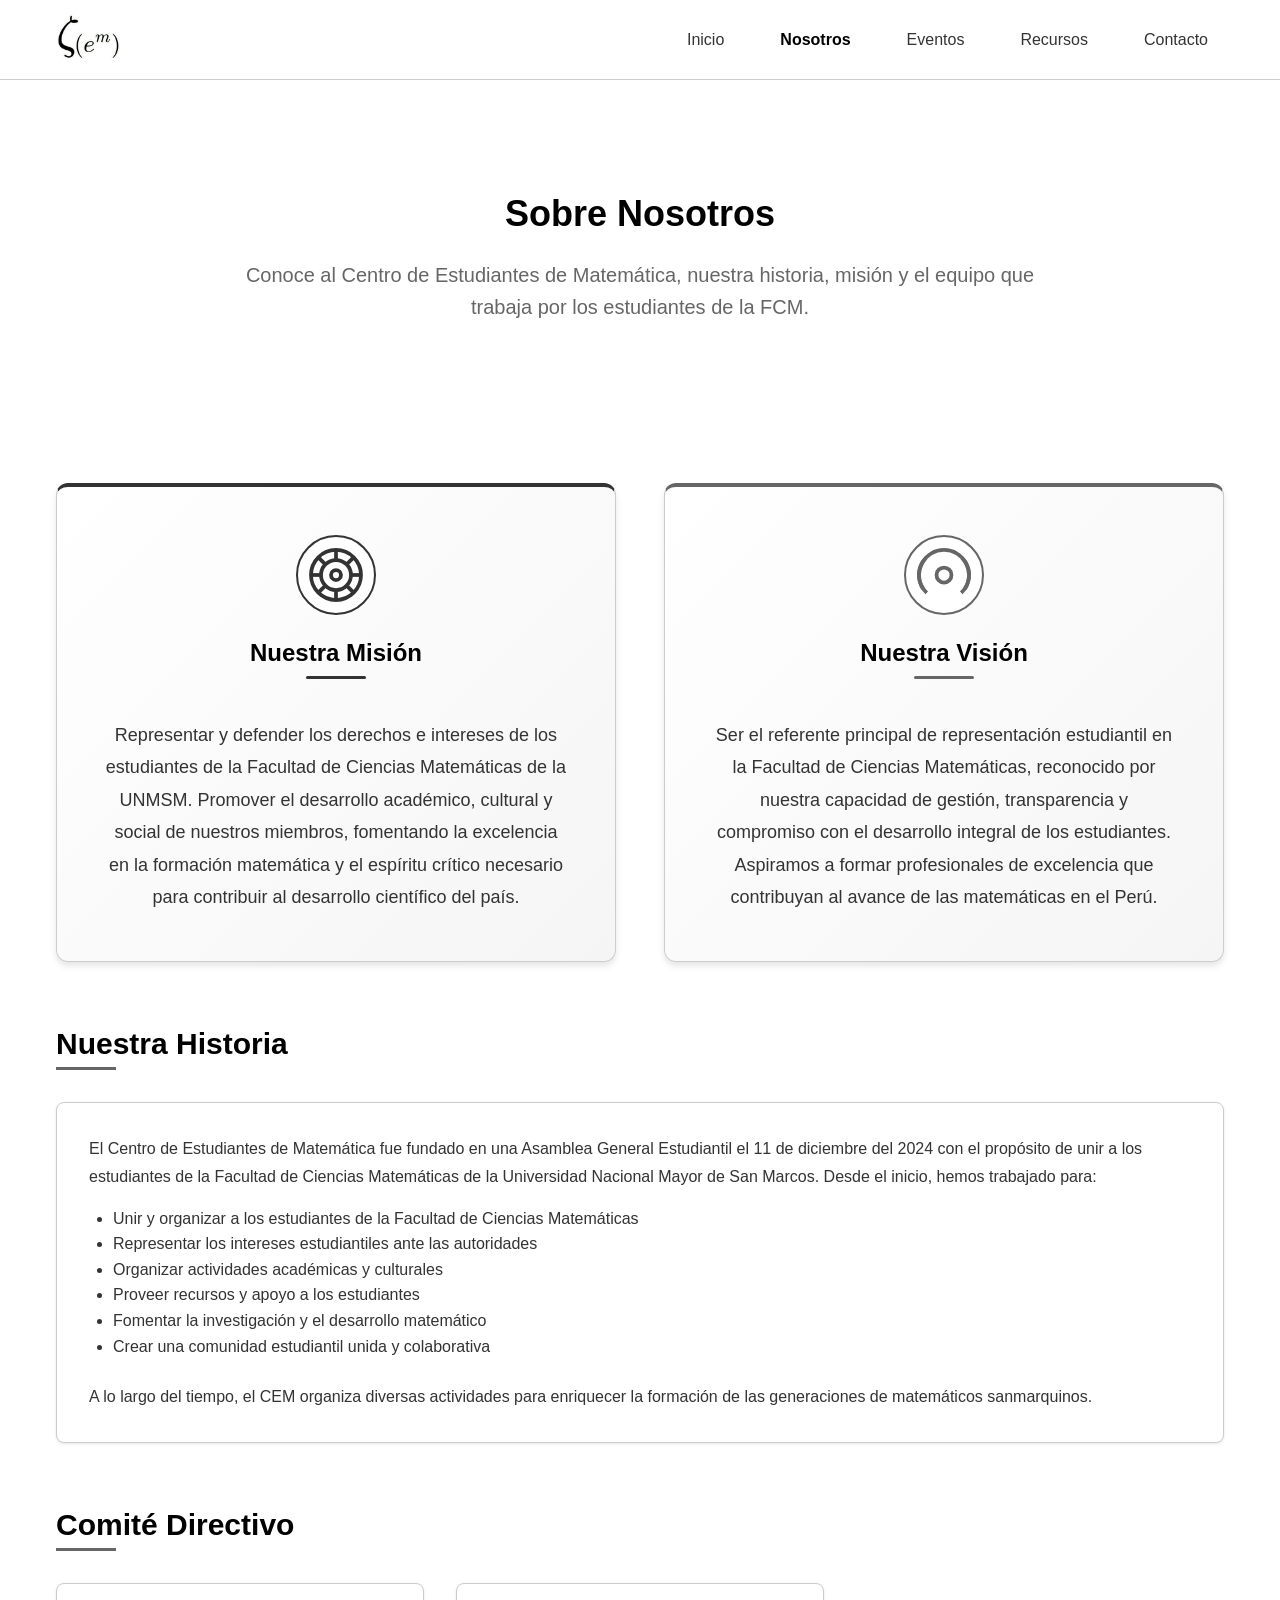
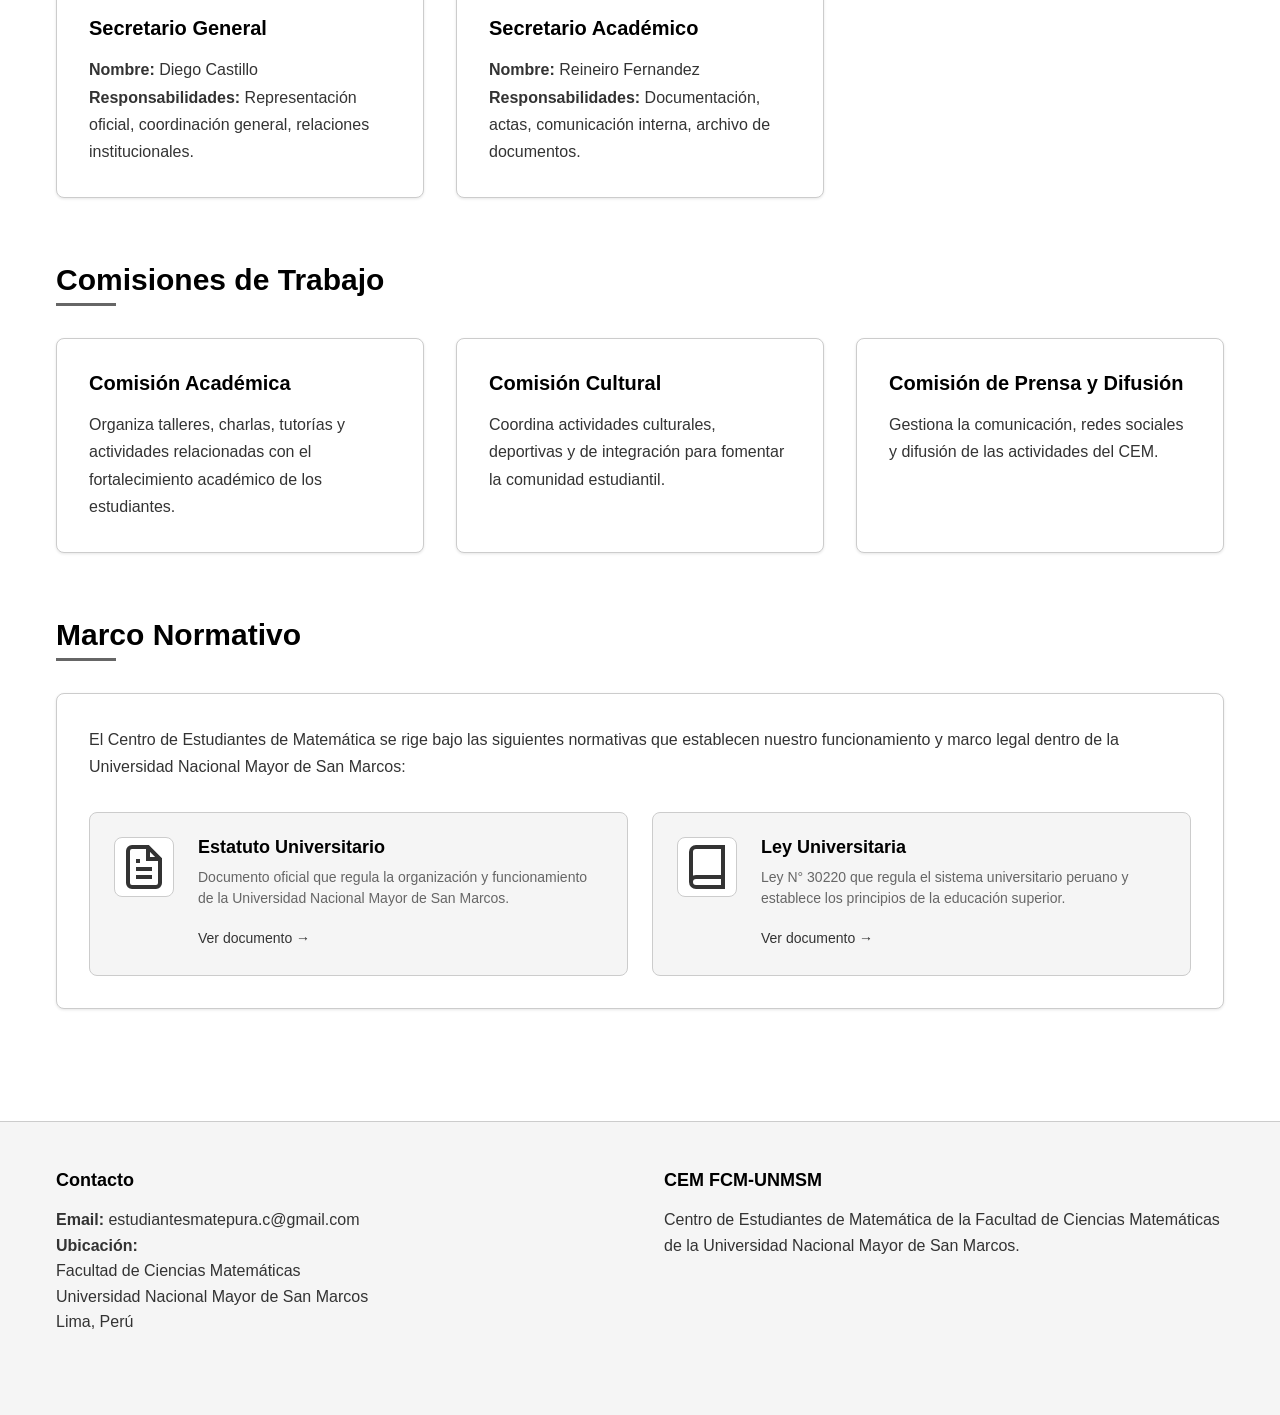
<file: nosotros.html>
<!DOCTYPE html>
<html lang="es">
<head>
    <meta charset="UTF-8">
    <meta name="viewport" content="width=device-width, initial-scale=1.0">
    <title>Nosotros | CEM - Centro de Estudiantes de Matemática</title>
    <meta name="description" content="Conoce al Centro de Estudiantes de Matemática de la FCM-UNMSM, nuestra misión, visión y equipo">
    <link rel="stylesheet" href="styles/main.css">
    <link rel="icon" href="assets/images/favicon.png" type="image/png">
</head>
<body>
    <!-- Header -->
    <header class="site-header">
        <div class="header-container">
            <div class="logo">
                <!-- Logo del CEM -->
                <a href="index.html" class="logo-link">
                    <img src="assets/images/logo_CEM_transparente.png" alt="Logo CEM - Centro de Estudiantes de Matemática" class="logo-img">
                </a>
            </div>
            
            <!-- Botón de menú hamburguesa para móviles -->
            <button class="menu-toggle" aria-label="Abrir menú de navegación">
                <svg width="24" height="24" viewBox="0 0 24 24" fill="none" stroke="currentColor" stroke-width="2">
                    <line x1="3" y1="12" x2="21" y2="12"></line>
                    <line x1="3" y1="6" x2="21" y2="6"></line>
                    <line x1="3" y1="18" x2="21" y2="18"></line>
                </svg>
            </button>
            
            <nav class="main-nav">
                <ul>
                    <li><a href="index.html" class="nav-link">Inicio</a></li>
                    <li><a href="nosotros.html" class="nav-link active">Nosotros</a></li>
                    <li><a href="eventos.html" class="nav-link">Eventos</a></li>
                    <li><a href="recursos.html" class="nav-link">Recursos</a></li>
                    <li><a href="contacto.html" class="nav-link">Contacto</a></li>
                </ul>
            </nav>
        </div>
    </header>

    <!-- Contenido principal -->
    <main class="main-content">
        <div class="content-container">
            <!-- Hero Section -->
            <section class="hero">
                <h1 class="hero-title">Sobre Nosotros</h1>
                <p class="hero-subtitle">
                    Conoce al Centro de Estudiantes de Matemática, nuestra historia, misión y el equipo que trabaja por los estudiantes de la FCM.
                </p>
            </section>

            <!-- Misión y Visión -->
            <section class="section mission-vision-section">
                <div class="mission-vision-grid">
                    <div class="card mission-card">
                        <div class="mission-vision-icon">
                            <svg width="64" height="64" viewBox="0 0 24 24" fill="none" stroke="currentColor" stroke-width="1.5">
                                <circle cx="12" cy="12" r="10" stroke="var(--color-gray-dark)"></circle>
                                <circle cx="12" cy="12" r="6" stroke="var(--color-gray-dark)"></circle>
                                <circle cx="12" cy="12" r="2" stroke="var(--color-gray-dark)"></circle>
                                <line x1="12" y1="2" x2="12" y2="6" stroke="var(--color-gray-dark)"></line>
                                <line x1="12" y1="18" x2="12" y2="22" stroke="var(--color-gray-dark)"></line>
                                <line x1="4.93" y1="4.93" x2="7.76" y2="7.76" stroke="var(--color-gray-dark)"></line>
                                <line x1="16.24" y1="16.24" x2="19.07" y2="19.07" stroke="var(--color-gray-dark)"></line>
                                <line x1="2" y1="12" x2="6" y2="12" stroke="var(--color-gray-dark)"></line>
                                <line x1="18" y1="12" x2="22" y2="12" stroke="var(--color-gray-dark)"></line>
                                <line x1="4.93" y1="19.07" x2="7.76" y2="16.24" stroke="var(--color-gray-dark)"></line>
                                <line x1="16.24" y1="7.76" x2="19.07" y2="4.93" stroke="var(--color-gray-dark)"></line>
                            </svg>
                        </div>
                        <h3 class="mission-vision-title">Nuestra Misión</h3>
                        <div class="title-divider"></div>
                        <p class="mission-vision-content">
                            Representar y defender los derechos e intereses de los estudiantes de la Facultad de Ciencias Matemáticas de la UNMSM. Promover el desarrollo académico, cultural y social de nuestros miembros, fomentando la excelencia en la formación matemática y el espíritu crítico necesario para contribuir al desarrollo científico del país.
                        </p>
                    </div>
                    
                    <div class="card vision-card">
                        <div class="mission-vision-icon">
                            <svg width="64" height="64" viewBox="0 0 24 24" fill="none" stroke="currentColor" stroke-width="1.5">
                                <path d="M12 2a10 10 0 0 0-8.38 15.5" stroke="var(--color-gray-medium)"></path>
                                <path d="M12 2a10 10 0 0 1 8.38 15.5" stroke="var(--color-gray-medium)"></path>
                                <circle cx="12" cy="12" r="3" stroke="var(--color-gray-medium)"></circle>
                                <path d="M19.13 5.09A9.93 9.93 0 0 1 22 12" stroke="var(--color-gray-medium)"></path>
                                <path d="M2 12a9.93 9.93 0 0 1 2.87-6.91" stroke="var(--color-gray-medium)"></path>
                                <path d="M5.09 19.13A9.93 9.93 0 0 1 2 12" stroke="var(--color-gray-medium)"></path>
                                <path d="M18.91 19.13A9.93 9.93 0 0 0 22 12" stroke="var(--color-gray-medium)"></path>
                            </svg>
                        </div>
                        <h3 class="mission-vision-title">Nuestra Visión</h3>
                        <div class="title-divider"></div>
                        <p class="mission-vision-content">
                            Ser el referente principal de representación estudiantil en la Facultad de Ciencias Matemáticas, reconocido por nuestra capacidad de gestión, transparencia y compromiso con el desarrollo integral de los estudiantes. Aspiramos a formar profesionales de excelencia que contribuyan al avance de las matemáticas en el Perú.
                        </p>
                    </div>
                </div>
            </section>

            <!-- Historia -->
            <section class="section">
                <h2 class="section-title">Nuestra Historia</h2>
                <div class="card">
                    <p class="card-content">
                        El Centro de Estudiantes de Matemática fue fundado en una Asamblea General Estudiantil el 11 de diciembre del 2024 con el propósito de unir a los estudiantes de la Facultad de Ciencias Matemáticas de la Universidad Nacional Mayor de San Marcos. Desde el inicio, hemos trabajado para:
                    </p>
                    <ul style="margin-top: var(--spacing-md); padding-left: var(--spacing-lg); list-style-type: disc; color: var(--color-gray-dark);">
                        <li>Unir y organizar a los estudiantes de la Facultad de Ciencias Matemáticas</li>
                        <li>Representar los intereses estudiantiles ante las autoridades</li>
                        <li>Organizar actividades académicas y culturales</li>
                        <li>Proveer recursos y apoyo a los estudiantes</li>
                        <li>Fomentar la investigación y el desarrollo matemático</li>
                        <li>Crear una comunidad estudiantil unida y colaborativa</li>
                    </ul>
                    <p class="card-content mt-3">
                        A lo largo del tiempo, el CEM organiza diversas actividades para enriquecer la formación de las generaciones de matemáticos sanmarquinos.
                    </p>
                </div>
            </section>

            <!-- Equipo Directivo -->
            <section class="section">
                <h2 class="section-title">Comité Directivo</h2>
                <div class="card-grid">
                    <div class="card">
                        <h3 class="card-title">Secretario General</h3>
                        <p class="card-content">
                            <strong>Nombre:</strong> Diego Castillo<br>
                            <strong>Responsabilidades:</strong> Representación oficial, coordinación general, relaciones institucionales.
                        </p>
                    </div>
                    
                    <div class="card">
                        <h3 class="card-title">Secretario Académico</h3>
                        <p class="card-content">
                            <strong>Nombre:</strong> Reineiro Fernandez<br>
                            <strong>Responsabilidades:</strong> Documentación, actas, comunicación interna, archivo de documentos.
                        </p>
                    </div>
                </div>
            </section>

            <!-- Comisiones -->
            <section class="section">
                <h2 class="section-title">Comisiones de Trabajo</h2>
                <div class="card-grid">
                    <div class="card">
                        <h3 class="card-title">Comisión Académica</h3>
                        <p class="card-content">
                            Organiza talleres, charlas, tutorías y actividades relacionadas con el fortalecimiento académico de los estudiantes.
                        </p>
                    </div>
                    
                    <div class="card">
                        <h3 class="card-title">Comisión Cultural</h3>
                        <p class="card-content">
                            Coordina actividades culturales, deportivas y de integración para fomentar la comunidad estudiantil.
                        </p>
                    </div>
                    
                    <div class="card">
                        <h3 class="card-title">Comisión de Prensa y Difusión</h3>
                        <p class="card-content">
                            Gestiona la comunicación, redes sociales y difusión de las actividades del CEM.
                        </p>
                    </div>
                </div>
            </section>

            <!-- Marco Normativo -->
            <section class="section">
                <h2 class="section-title">Marco Normativo</h2>
                <div class="card">
                    <p class="card-content mb-3">
                        El Centro de Estudiantes de Matemática se rige bajo las siguientes normativas que establecen nuestro funcionamiento y marco legal dentro de la Universidad Nacional Mayor de San Marcos:
                    </p>
                    
                    <div class="document-grid">
                        <!-- Documento 1: Estatuto Universitario -->
                        <a href="https://sum.unmsm.edu.pe/assets/Estatuto/estatuto.pdf" class="document-card" target="_blank">
                            <div class="document-icon">
                                <svg width="48" height="48" viewBox="0 0 24 24" fill="none" stroke="currentColor" stroke-width="2">
                                    <path d="M14 2H6a2 2 0 0 0-2 2v16a2 2 0 0 0 2 2h12a2 2 0 0 0 2-2V8z"></path>
                                    <polyline points="14 2 14 8 20 8"></polyline>
                                    <line x1="16" y1="13" x2="8" y2="13"></line>
                                    <line x1="16" y1="17" x2="8" y2="17"></line>
                                    <polyline points="10 9 9 9 8 9"></polyline>
                                </svg>
                            </div>
                            <div class="document-content">
                                <h3 class="document-title">Estatuto Universitario</h3>
                                <p class="document-description">
                                    Documento oficial que regula la organización y funcionamiento de la Universidad Nacional Mayor de San Marcos.
                                </p>
                                <span class="document-action">Ver documento →</span>
                            </div>
                        </a>
                        
                        <!-- Documento 2: Ley Universitaria -->
                        <a href="https://sum.unmsm.edu.pe/assets/Ley%20Universitaria/Ley_Universitaria_30220.PDF" class="document-card" target="_blank">
                            <div class="document-icon">
                                <svg width="48" height="48" viewBox="0 0 24 24" fill="none" stroke="currentColor" stroke-width="2">
                                    <path d="M4 19.5A2.5 2.5 0 0 1 6.5 17H20"></path>
                                    <path d="M6.5 2H20v20H6.5A2.5 2.5 0 0 1 4 19.5v-15A2.5 2.5 0 0 1 6.5 2z"></path>
                                </svg>
                            </div>
                            <div class="document-content">
                                <h3 class="document-title">Ley Universitaria</h3>
                                <p class="document-description">
                                    Ley N° 30220 que regula el sistema universitario peruano y establece los principios de la educación superior.
                                </p>
                                <span class="document-action">Ver documento →</span>
                            </div>
                        </a>
                    </div>
                </div>
            </section>
        </div>
    </main>

    <!-- Footer -->
    <footer class="site-footer">
        <div class="footer-container">
            <div class="footer-content">
                <div class="footer-section">
                    <h3>Contacto</h3>
                    <p>
                        <strong>Email:</strong> 
                        <a href="mailto:estudiantesmatepura.c@gmail.com">
                            estudiantesmatepura.c@gmail.com
                        </a>
                    </p>
                    <p>
                        <strong>Ubicación:</strong><br>
                        Facultad de Ciencias Matemáticas<br>
                        Universidad Nacional Mayor de San Marcos<br>
                        Lima, Perú
                    </p>
                </div>
                
                <div class="footer-section">
                    <h3>CEM FCM-UNMSM</h3>
                    <p>
                        Centro de Estudiantes de Matemática de la Facultad de Ciencias Matemáticas de la Universidad Nacional Mayor de San Marcos.
                    </p>
                </div>
            </div>
            
        </div>
    </footer>

    <script src="scripts/main.js"></script>
</body>
</html>
</file>
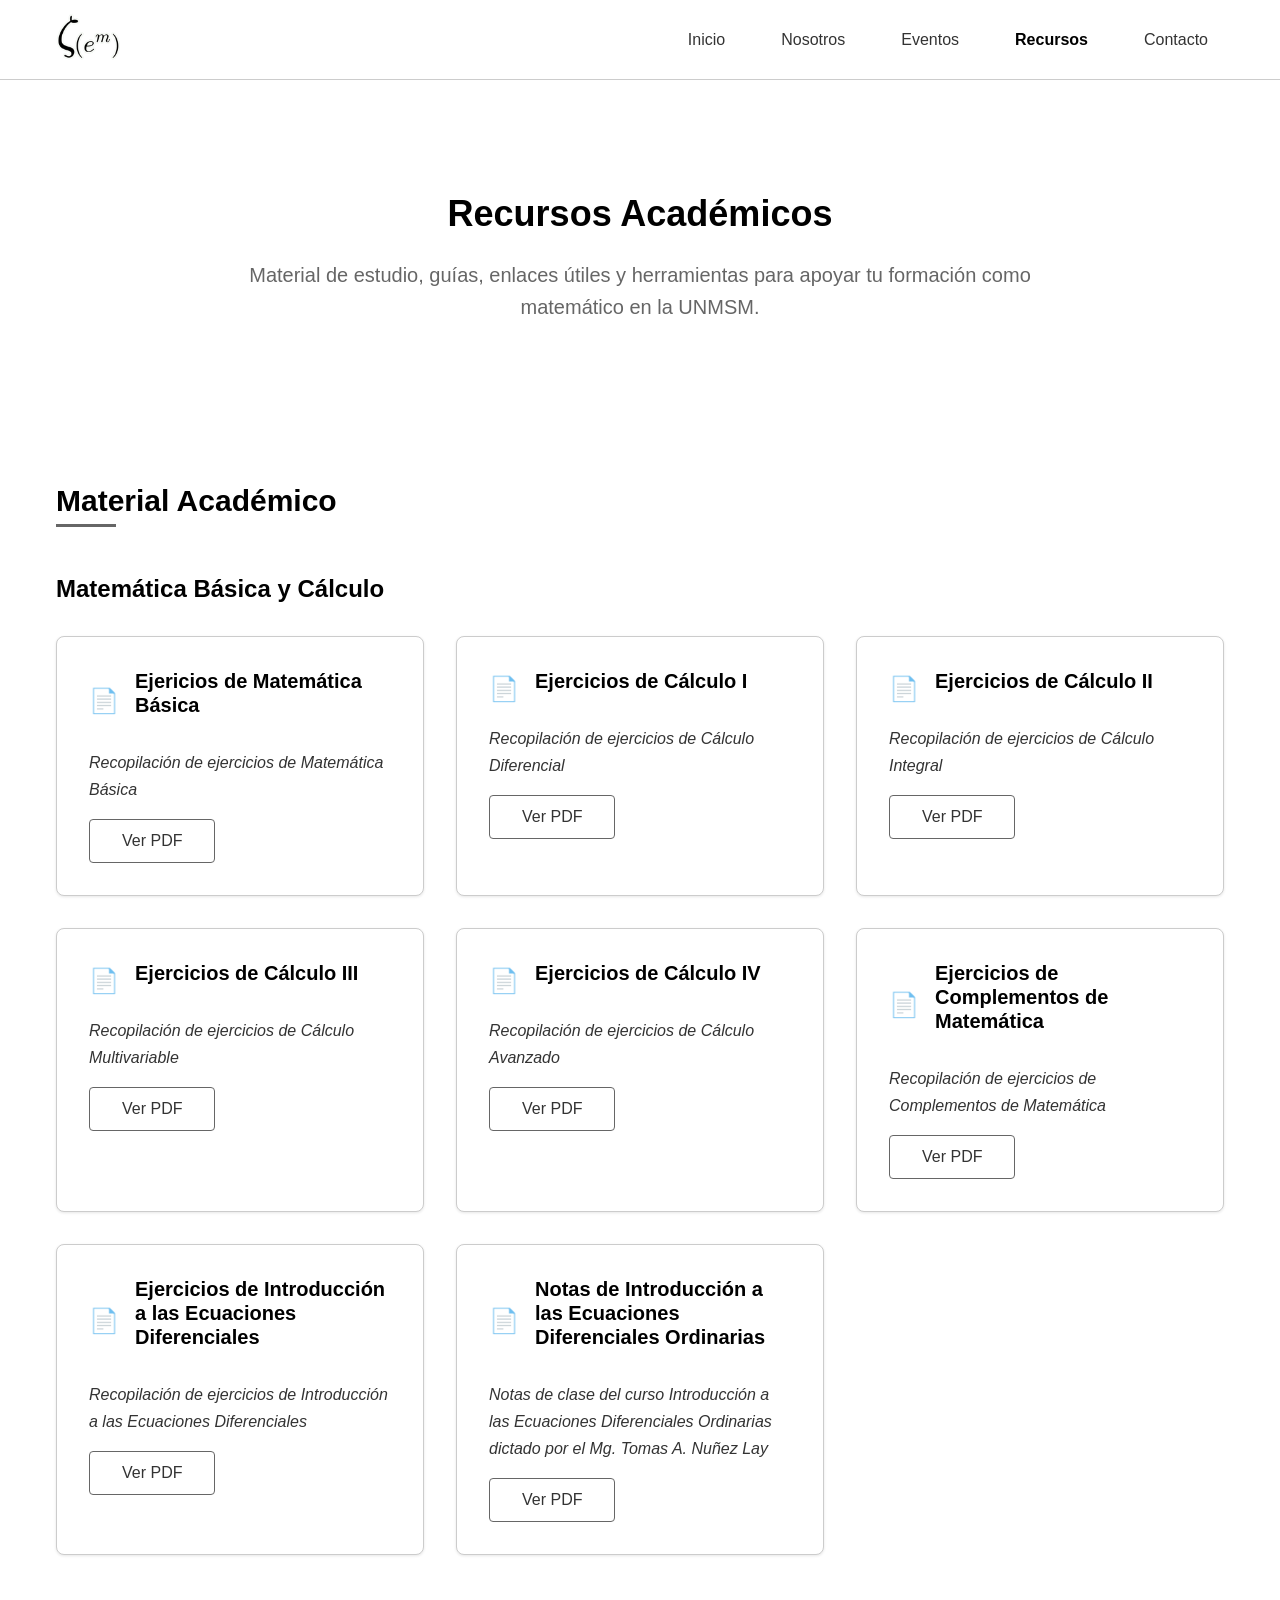
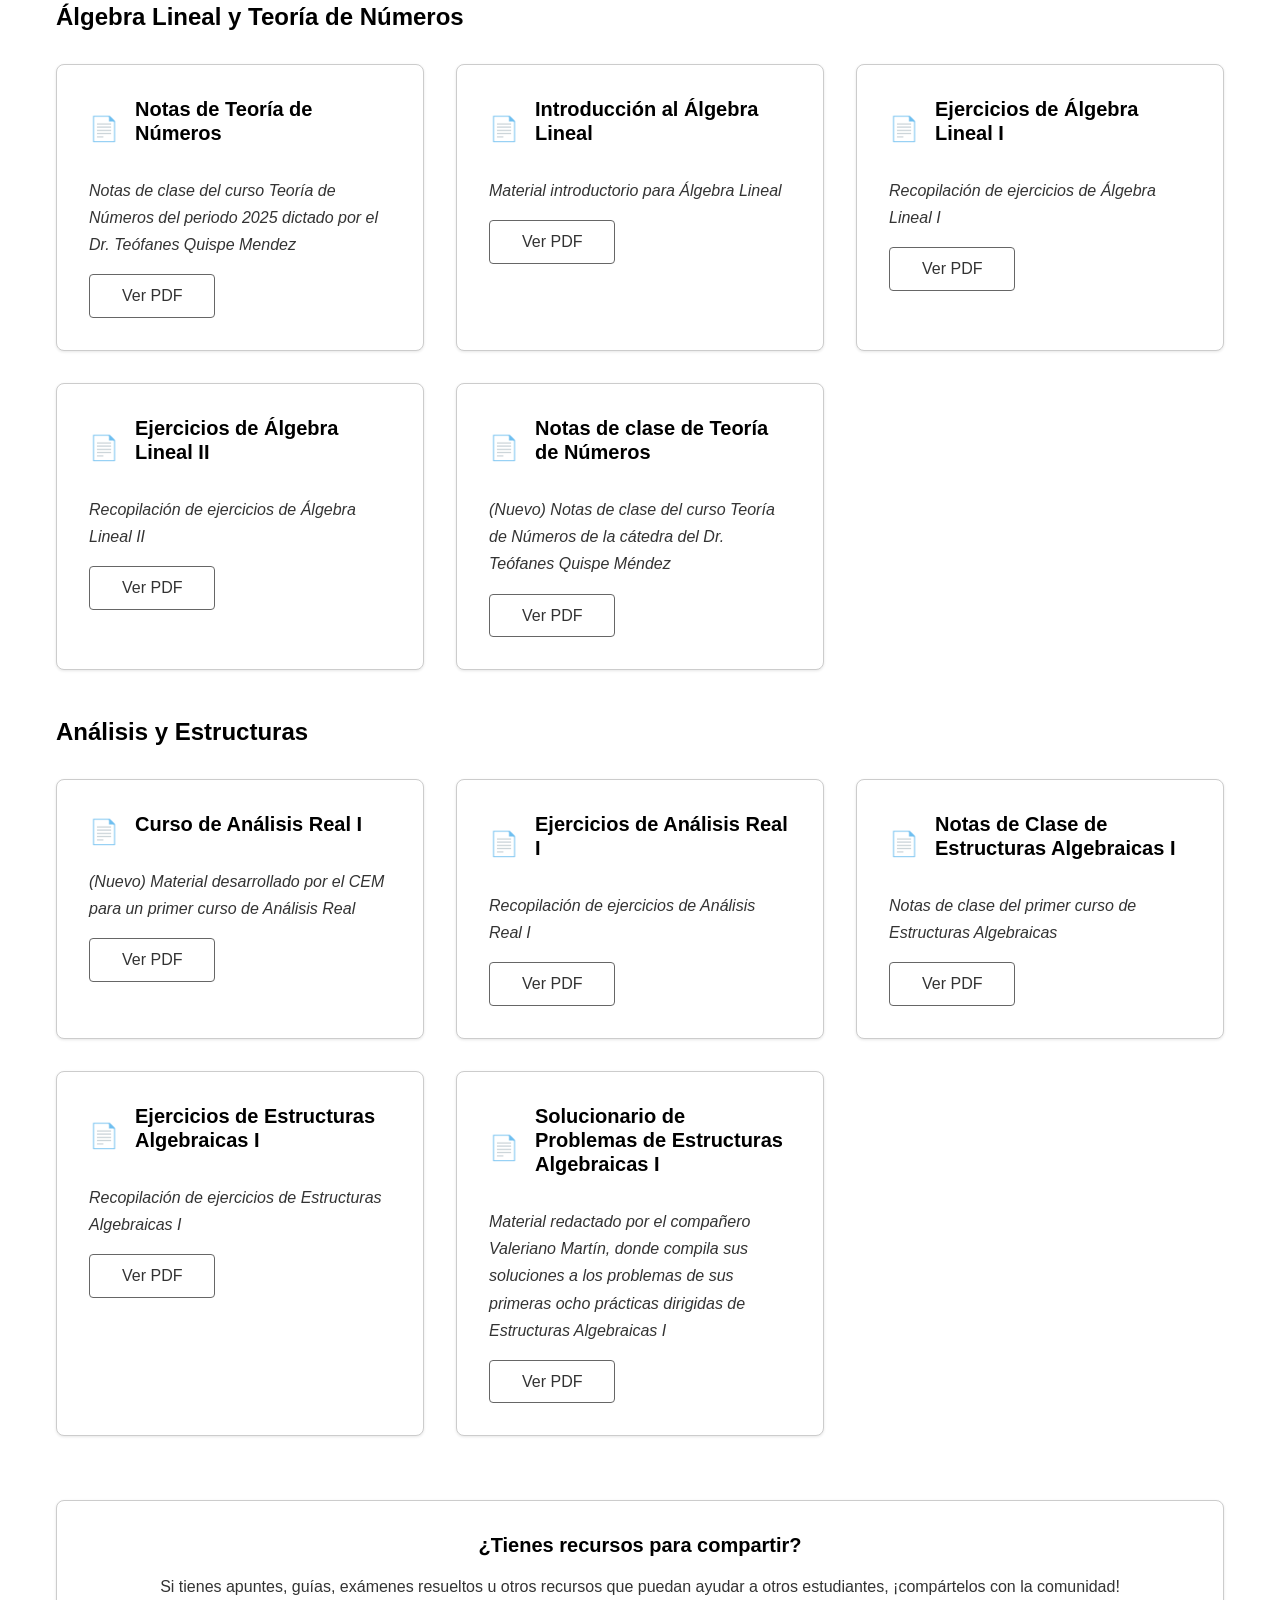
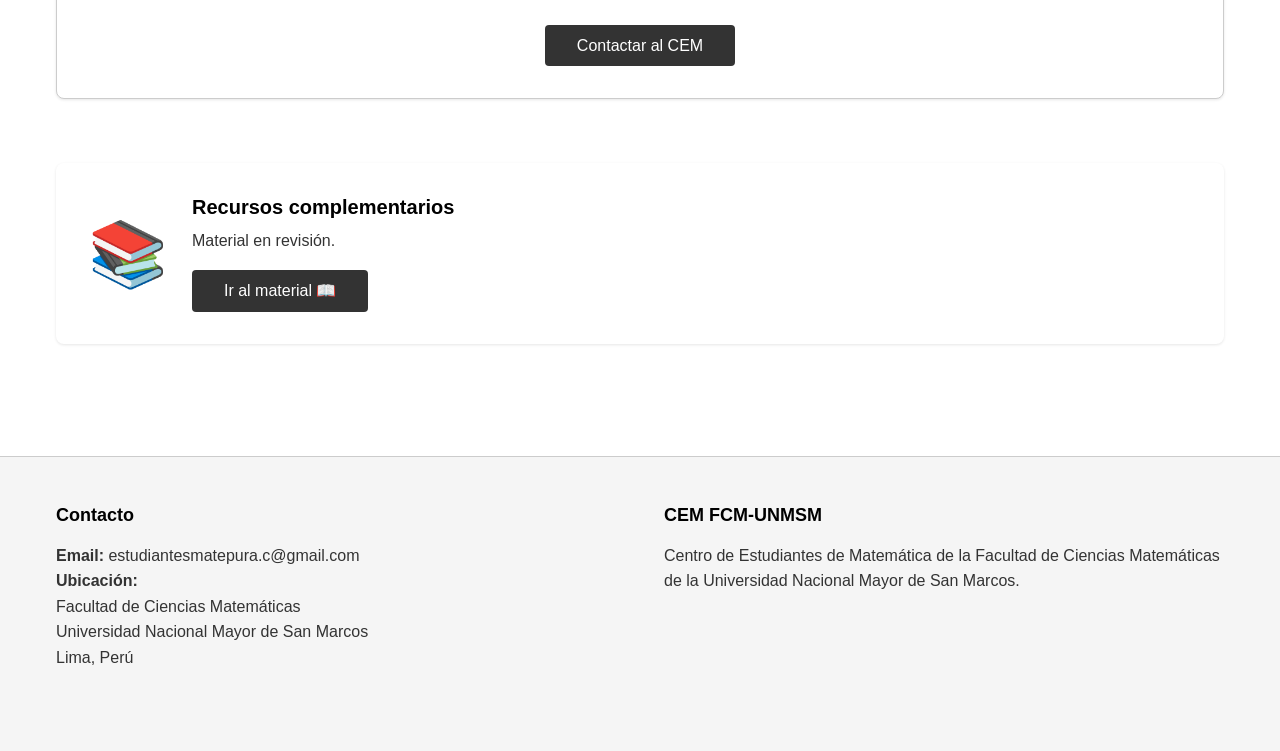
<file: recursos.html>
<!DOCTYPE html>
<html lang="es">
<head>
    <meta charset="UTF-8">
    <meta name="viewport" content="width=device-width, initial-scale=1.0">
    <title>Recursos Académicos | CEM - Centro de Estudiantes de Matemática</title>
    <meta name="description" content="Recursos académicos, material de estudio, guías y enlaces útiles para estudiantes de matemáticas">
    <link rel="stylesheet" href="styles/main.css">
    <link rel="icon" href="assets/images/favicon.png" type="image/png">
</head>
<body>
    <!-- Header -->
    <header class="site-header">
        <div class="header-container">
            <div class="logo">
                <!-- Logo del CEM -->
                <a href="index.html" class="logo-link">
                    <img src="assets/images/logo_CEM_transparente.png" alt="Logo CEM - Centro de Estudiantes de Matemática" class="logo-img">
                </a>
            </div>
            
            <!-- Botón de menú hamburguesa para móviles -->
            <button class="menu-toggle" aria-label="Abrir menú de navegación">
                <svg width="24" height="24" viewBox="0 0 24 24" fill="none" stroke="currentColor" stroke-width="2">
                    <line x1="3" y1="12" x2="21" y2="12"></line>
                    <line x1="3" y1="6" x2="21" y2="6"></line>
                    <line x1="3" y1="18" x2="21" y2="18"></line>
                </svg>
            </button>
            
            <nav class="main-nav">
                <ul>
                    <li><a href="index.html" class="nav-link">Inicio</a></li>
                    <li><a href="nosotros.html" class="nav-link">Nosotros</a></li>
                    <li><a href="eventos.html" class="nav-link">Eventos</a></li>
                    <li><a href="recursos.html" class="nav-link active">Recursos</a></li>
                    <li><a href="contacto.html" class="nav-link">Contacto</a></li>
                </ul>
            </nav>
        </div>
    </header>

    <!-- Contenido principal -->
    <main class="main-content">
        <div class="content-container">
            <!-- Hero Section -->
            <section class="hero">
                <h1 class="hero-title">Recursos Académicos</h1>
                <p class="hero-subtitle">
                    Material de estudio, guías, enlaces útiles y herramientas para apoyar tu formación como matemático en la UNMSM.
                </p>
            </section>

            <!-- Material por cursos -->
            <section class="section">
                <h2 class="section-title">Material Académico</h2>
                <p class="hero-subtitle" style="text-align: center; margin-bottom: var(--spacing-xl);">
                    <!--<strong>13 recursos disponibles</strong>-->
                </p>
                
                <!-- Matemática Básica y Cálculo -->
                <h3 style="font-size: var(--font-size-2xl); margin: var(--spacing-2xl) 0 var(--spacing-lg); color: var(--color-black);">Matemática Básica y Cálculo</h3>
                <div class="card-grid">
                    <div class="card">
                        <div style="display: flex; align-items: center; gap: var(--spacing-md); margin-bottom: var(--spacing-md);">
                            <span style="font-size: 1.5rem;">📄</span>
                            <h3 class="card-title">Ejericios de Matemática Básica</h3>
                        </div>
                        <p class="card-content">
                            <em>Recopilación de ejercicios de Matemática Básica</em>
                        </p>
                        <a href="https://drive.google.com/file/d/1Eg0QIFx3PZMyrFfrkYwjwOd5SsHCGFlf/preview" 
                           target="_blank" 
                           class="btn btn-outline mt-2">
                            Ver PDF
                        </a>
                    </div>
                    
                    <div class="card">
                        <div style="display: flex; align-items: center; gap: var(--spacing-md); margin-bottom: var(--spacing-md);">
                            <span style="font-size: 1.5rem;">📄</span>
                            <h3 class="card-title">Ejercicios de Cálculo I</h3>
                        </div>
                        <p class="card-content">
                            <em>Recopilación de ejercicios de Cálculo Diferencial</em>
                        </p>
                        <a href="https://drive.google.com/file/d/10CeRAWqhpeHL0XuMej9uzigD6IqixKoW/preview" 
                           target="_blank" 
                           class="btn btn-outline mt-2">
                            Ver PDF
                        </a>
                    </div>
                    
                    <div class="card">
                        <div style="display: flex; align-items: center; gap: var(--spacing-md); margin-bottom: var(--spacing-md);">
                            <span style="font-size: 1.5rem;">📄</span>
                            <h3 class="card-title">Ejercicios de Cálculo II</h3>
                        </div>
                        <p class="card-content">
                            <em>Recopilación de ejercicios de Cálculo Integral</em>
                        </p>
                        <a href="https://drive.google.com/file/d/1BG_H37yGa6c3Eq4iLt0ZF2Zx0MSU5NMn/preview" 
                           target="_blank" 
                           class="btn btn-outline mt-2">
                            Ver PDF
                        </a>
                    </div>
                    
                    <div class="card">
                        <div style="display: flex; align-items: center; gap: var(--spacing-md); margin-bottom: var(--spacing-md);">
                            <span style="font-size: 1.5rem;">📄</span>
                            <h3 class="card-title">Ejercicios de Cálculo III</h3>
                        </div>
                        <p class="card-content">
                            <em>Recopilación de ejercicios de Cálculo Multivariable</em>
                        </p>
                        <a href="https://drive.google.com/file/d/1Pi22UcLo-aKkIhDqJmeWpEMAxjKndcNT/preview" 
                           target="_blank" 
                           class="btn btn-outline mt-2">
                            Ver PDF
                        </a>
                    </div>
                    
                    <div class="card">
                        <div style="display: flex; align-items: center; gap: var(--spacing-md); margin-bottom: var(--spacing-md);">
                            <span style="font-size: 1.5rem;">📄</span>
                            <h3 class="card-title">Ejercicios de Cálculo IV</h3>
                        </div>
                        <p class="card-content">
                            <em>Recopilación de ejercicios de Cálculo Avanzado</em>
                        </p>
                        <a href="https://drive.google.com/file/d/1ufqhSAYry2YALGr9zYTGA47m0cDrDInR/preview" 
                           target="_blank" 
                           class="btn btn-outline mt-2">
                            Ver PDF
                        </a>
                    </div>
                    
                    <div class="card">
                        <div style="display: flex; align-items: center; gap: var(--spacing-md); margin-bottom: var(--spacing-md);">
                            <span style="font-size: 1.5rem;">📄</span>
                            <h3 class="card-title">Ejercicios de Complementos de Matemática</h3>
                        </div>
                        <p class="card-content">
                            <em>Recopilación de ejercicios de Complementos de Matemática</em>
                        </p>
                        <a href="https://drive.google.com/file/d/1qlLcIm_4C_heIE7YeLbPDisT0O9xpYFq/preview" 
                           target="_blank" 
                           class="btn btn-outline mt-2">
                            Ver PDF
                        </a>
                    </div>
                    
                    <div class="card">
                        <div style="display: flex; align-items: center; gap: var(--spacing-md); margin-bottom: var(--spacing-md);">
                            <span style="font-size: 1.5rem;">📄</span>
                            <h3 class="card-title">Ejercicios de Introducción a las Ecuaciones Diferenciales</h3>
                        </div>
                        <p class="card-content">
                            <em>Recopilación de ejercicios de Introducción a las Ecuaciones Diferenciales</em>
                        </p>
                        <a href="https://drive.google.com/file/d/1_1tto28vgxyBciWT7BjFufLO8_J0EXG2/preview" 
                           target="_blank" 
                           class="btn btn-outline mt-2">
                            Ver PDF
                        </a>
                    </div>
                    
                    <div class="card">
                        <div style="display: flex; align-items: center; gap: var(--spacing-md); margin-bottom: var(--spacing-md);">
                            <span style="font-size: 1.5rem;">📄</span>
                            <h3 class="card-title">Notas de Introducción a las Ecuaciones Diferenciales Ordinarias</h3>
                        </div>
                        <p class="card-content">
                            <em>Notas de clase del curso Introducción a las Ecuaciones Diferenciales Ordinarias dictado por el Mg. Tomas A. Nuñez Lay</em>
                        </p>
                        <a href="https://drive.google.com/file/d/1P-hKhU1rh4LuLFOEdD7h9uWUZN7RqQ3H/preview" 
                           target="_blank" 
                           class="btn btn-outline mt-2">
                            Ver PDF
                        </a>
                    </div>
                </div>
                
                <!-- Álgebra Lineal -->
                <h3 style="font-size: var(--font-size-2xl); margin: var(--spacing-2xl) 0 var(--spacing-lg); color: var(--color-black);">Álgebra Lineal y Teoría de Números</h3>
                <div class="card-grid">
                    <div class="card">
                        <div style="display: flex; align-items: center; gap: var(--spacing-md); margin-bottom: var(--spacing-md);">
                            <span style="font-size: 1.5rem;">📄</span>
                            <h3 class="card-title">Notas de Teoría de Números</h3>
                        </div>
                        <p class="card-content">
                            <em>Notas de clase del curso Teoría de Números del periodo 2025 dictado por el Dr. Teófanes Quispe Mendez</em>
                        </p>
                        <a href="https://drive.google.com/file/d/1ymqffyqCMzK1DmReRheRptyxizczZDoQ/preview" 
                           target="_blank" 
                           class="btn btn-outline mt-2">
                            Ver PDF
                        </a>
                    </div>

                    <div class="card">
                        <div style="display: flex; align-items: center; gap: var(--spacing-md); margin-bottom: var(--spacing-md);">
                            <span style="font-size: 1.5rem;">📄</span>
                            <h3 class="card-title">Introducción al Álgebra Lineal</h3>
                        </div>
                        <p class="card-content">
                            <em>Material introductorio para Álgebra Lineal</em>
                        </p>
                        <a href="https://drive.google.com/file/d/16U0I-4KJSCrzEQU0Db-jAoZ2zkouASMd/preview" 
                           target="_blank" 
                           class="btn btn-outline mt-2">
                            Ver PDF
                        </a>
                    </div>
                    
                    <div class="card">
                        <div style="display: flex; align-items: center; gap: var(--spacing-md); margin-bottom: var(--spacing-md);">
                            <span style="font-size: 1.5rem;">📄</span>
                            <h3 class="card-title">Ejercicios de Álgebra Lineal I</h3>
                        </div>
                        <p class="card-content">
                            <em>Recopilación de ejercicios de Álgebra Lineal I</em>
                        </p>
                        <a href="https://drive.google.com/file/d/1wxIljgDSyF4coU-Xwk11sDfuI5g8a0Ro/preview" 
                           target="_blank" 
                           class="btn btn-outline mt-2">
                            Ver PDF
                        </a>
                    </div>
                    
                    <div class="card">
                        <div style="display: flex; align-items: center; gap: var(--spacing-md); margin-bottom: var(--spacing-md);">
                            <span style="font-size: 1.5rem;">📄</span>
                            <h3 class="card-title">Ejercicios de Álgebra Lineal II</h3>
                        </div>
                        <p class="card-content">
                            <em>Recopilación de ejercicios de Álgebra Lineal II</em>
                        </p>
                        <a href="https://drive.google.com/file/d/1Sz2fNjcSbuFQD_z-N0Mwk5umxX1z2uhm/preview" 
                           target="_blank" 
                           class="btn btn-outline mt-2">
                            Ver PDF
                        </a>
                    </div>

                    <div class="card">
                        <div style="display: flex; align-items: center; gap: var(--spacing-md); margin-bottom: var(--spacing-md);">
                            <span style="font-size: 1.5rem;">📄</span>
                            <h3 class="card-title">Notas de clase de Teoría de Números</h3>
                        </div>
                        <p class="card-content">
                            <em>(Nuevo) Notas de clase del curso Teoría de Números de la cátedra del Dr. Teófanes Quispe Méndez</em>
                        </p>
                        <a href="https://drive.google.com/file/d/1dUgWHS7iAMbb6O8b2BGHyoHZhLzDYJPw/preview" 
                           target="_blank" 
                           class="btn btn-outline mt-2">
                            Ver PDF
                        </a>
                    </div>
                </div>
                
                <!-- Análisis y Estructuras -->
                <h3 style="font-size: var(--font-size-2xl); margin: var(--spacing-2xl) 0 var(--spacing-lg); color: var(--color-black);">Análisis y Estructuras</h3>
                <div class="card-grid">
                    <div class="card">
                        <div style="display: flex; align-items: center; gap: var(--spacing-md); margin-bottom: var(--spacing-md);">
                            <span style="font-size: 1.5rem;">📄</span>
                            <h3 class="card-title">Curso de Análisis Real I</h3>
                        </div>
                        <p class="card-content">
                            <em>(Nuevo) Material desarrollado por el CEM para un primer curso de Análisis Real</em>
                        </p>
                        <a href="https://drive.google.com/file/d/1PG6ywKQEUPc1k2oaUEaTVxQW_Z1t294s/preview" 
                           target="_blank" 
                           class="btn btn-outline mt-2">
                            Ver PDF
                        </a>
                    </div>

                    <div class="card">
                        <div style="display: flex; align-items: center; gap: var(--spacing-md); margin-bottom: var(--spacing-md);">
                            <span style="font-size: 1.5rem;">📄</span>
                            <h3 class="card-title">Ejercicios de Análisis Real I</h3>
                        </div>
                        <p class="card-content">
                            <em>Recopilación de ejercicios de Análisis Real I</em>
                        </p>
                        <a href="https://drive.google.com/file/d/1oHCNkJTW75xn0G5u0H-jqmjTj7tM_7gF/preview" 
                           target="_blank" 
                           class="btn btn-outline mt-2">
                            Ver PDF
                        </a>
                    </div>
                    
                    <div class="card">
                        <div style="display: flex; align-items: center; gap: var(--spacing-md); margin-bottom: var(--spacing-md);">
                            <span style="font-size: 1.5rem;">📄</span>
                            <h3 class="card-title">Notas de Clase de Estructuras Algebraicas I</h3>
                        </div>
                        <p class="card-content">
                            <em>Notas de clase del primer curso de Estructuras Algebraicas</em>
                        </p>
                        <a href="https://drive.google.com/file/d/10wt3ZuhhuN_BhRrTTnhGiTwQfXGlvrM6/preview" 
                           target="_blank" 
                           class="btn btn-outline mt-2">
                            Ver PDF
                        </a>
                    </div>
                    
                    <div class="card">
                        <div style="display: flex; align-items: center; gap: var(--spacing-md); margin-bottom: var(--spacing-md);">
                            <span style="font-size: 1.5rem;">📄</span>
                            <h3 class="card-title">Ejercicios de Estructuras Algebraicas I</h3>
                        </div>
                        <p class="card-content">
                            <em>Recopilación de ejercicios de Estructuras Algebraicas I</em>
                        </p>
                        <a href="https://drive.google.com/file/d/1UyusCH4SsWniz3UpImtnzqc5CN-bFISo/preview" 
                           target="_blank" 
                           class="btn btn-outline mt-2">
                            Ver PDF
                        </a>
                    </div>

                    <div class="card">
                        <div style="display: flex; align-items: center; gap: var(--spacing-md); margin-bottom: var(--spacing-md);">
                            <span style="font-size: 1.5rem;">📄</span>
                            <h3 class="card-title">Solucionario de Problemas de Estructuras Algebraicas I</h3>
                        </div>
                        <p class="card-content">
                            <em>Material redactado por el compañero Valeriano Martín, donde compila sus soluciones a los problemas de sus primeras ocho prácticas dirigidas de Estructuras Algebraicas I</em>
                        </p>
                        <a href="https://drive.google.com/file/d/1zvk7OVq2-3G7rz6OQuygUsGUamp7Ecr2/preview" 
                           target="_blank" 
                           class="btn btn-outline mt-2">
                            Ver PDF
                        </a>
                    </div>
                </div>
            </section>

            <!-- Contribuir recursos -->
            <section class="section">
                <div class="card text-center">
                    <h3 class="card-title">¿Tienes recursos para compartir?</h3>
                    <p class="card-content">
                        Si tienes apuntes, guías, exámenes resueltos u otros recursos que puedan ayudar a otros estudiantes, ¡compártelos con la comunidad!
                    </p>
                    <div style="display: flex; gap: var(--spacing-md); justify-content: center; margin-top: var(--spacing-lg);">
                        <a href="contacto.html" class="btn">Contactar al CEM</a>
                    </div>
                </div>
            </section>

            <!-- Biblioteca de Libros -->
            <section class="section">
                <div class="card" style="border: 2px solid var(--color-primary); background: linear-gradient(135deg, var(--color-primary-light) 0%, #ffffff 100%);">
                    <div style="display: flex; align-items: center; gap: var(--spacing-lg); flex-wrap: wrap;">
                        <div style="flex: 0 0 auto;">
                            <span style="font-size: 4rem; line-height: 1;">📚</span>
                        </div>
                        <div style="flex: 1; min-width: 200px;">
                            <h3 class="card-title" style="margin-bottom: var(--spacing-sm);">Recursos complementarios</h3>
                            <p class="card-content" style="margin-bottom: var(--spacing-md);">Material en revisión.</p>
                            <a href="https://drive.google.com/drive/u/4/folders/1chvlgnHfm7tHSyI8srC7M64Lmml9lu3G" target="_blank" class="btn">
                                Ir al material 📖
                            </a>
                        </div>
                    </div>
                </div>
            </section>
        </div>
    </main>

    <!-- Footer -->
    <footer class="site-footer">
        <div class="footer-container">
            <div class="footer-content">
                <div class="footer-section">
                    <h3>Contacto</h3>
                    <p>
                        <strong>Email:</strong> 
                        <a href="mailto:estudiantesmatepura.c@gmail.com">
                            estudiantesmatepura.c@gmail.com
                        </a>
                    </p>
                    <p>
                        <strong>Ubicación:</strong><br>
                        Facultad de Ciencias Matemáticas<br>
                        Universidad Nacional Mayor de San Marcos<br>
                        Lima, Perú
                    </p>
                </div>
                
                <div class="footer-section">
                    <h3>CEM FCM-UNMSM</h3>
                    <p>
                        Centro de Estudiantes de Matemática de la Facultad de Ciencias Matemáticas de la Universidad Nacional Mayor de San Marcos.
                    </p>
                </div>
            </div>
            
        </div>
    </footer>

    <script src="scripts/main.js"></script>
</body>
</html>
</file>
<file: styles/main.css>
/* Estilos principales para la pรกgina web del CEM */

/* Importar otros archivos CSS */
@import url('variables.css');
@import url('reset.css');
@import url('responsive.css');

/* Estilos generales */
body {
    font-family: var(--font-primary);
    color: var(--color-black);
    background-color: var(--color-white);
    min-height: 100vh;
    display: flex;
    flex-direction: column;
}

/* Header */
.site-header {
    background-color: var(--color-white);
    border-bottom: 1px solid var(--color-gray-light);
    position: sticky;
    top: 0;
    z-index: 1000;
    height: var(--header-height);
}

.header-container {
    display: flex;
    justify-content: space-between;
    align-items: center;
    height: 100%;
    max-width: var(--max-width-content);
    margin: 0 auto;
    padding: 0 var(--spacing-md);
}

.logo {
    display: flex;
    align-items: center;
    gap: var(--spacing-sm);
}

.logo-img {
    height: 65px;
    width: auto;
}

.logo-link {
    display: flex;
    align-items: center;
    text-decoration: none;
    color: inherit;
    transition: opacity 0.2s ease;
}

.logo-link:hover {
    opacity: 0.8;
}


/* Navegación */
.main-nav ul {
    display: flex;
    gap: var(--spacing-lg);
}

.nav-link {
    color: var(--color-gray-dark);
    font-weight: 500;
    padding: var(--spacing-sm) var(--spacing-md);
    border-radius: var(--border-radius-sm);
    transition: all 0.3s ease;
}

.nav-link:hover {
    color: var(--color-black);
    background-color: var(--color-gray-very-light);
}

.nav-link.active {
    color: var(--color-black);
    font-weight: 600;
}

/* Contenido principal */
.main-content {
    flex: 1;
    padding: var(--spacing-2xl) 0;
}

.content-container {
    max-width: var(--max-width-content);
    margin: 0 auto;
    padding: 0 var(--spacing-md);
}

/* Hero section */
.hero {
    text-align: center;
    padding: var(--spacing-3xl) 0;
    margin-bottom: var(--spacing-3xl);
    position: relative;
}

.hero-with-background {
    background-image: url('../assets/images/FCM_1.jpg');
    background-size: cover;
    background-position: center;
    background-repeat: no-repeat;
    color: var(--color-white);
    border-radius: var(--border-radius-md);
    overflow: hidden;
    position: relative;
}

.hero-with-background::before {
    content: '';
    position: absolute;
    top: 0;
    left: 0;
    right: 0;
    bottom: 0;
    background-color: rgba(0, 0, 0, 0.35);
    z-index: 1;
}

.hero-with-background .hero-title,
.hero-with-background .hero-subtitle,
.hero-with-background .btn {
    position: relative;
    z-index: 2;
}

.hero-with-background .hero-title {
    color: var(--color-white);
    text-shadow: 0 3px 6px rgba(0, 0, 0, 0.4);
    font-size: 3.5rem;
    margin-bottom: var(--spacing-xl);
}

.hero-with-background .hero-subtitle {
    color: rgba(255, 255, 255, 0.9);
    text-shadow: 0 1px 2px rgba(0, 0, 0, 0.2);
}

.hero-with-background .btn {
    background-color: var(--color-white);
    color: var(--color-black);
    border: none;
}

.hero-with-background .btn:hover {
    background-color: var(--color-gray-very-light);
    color: var(--color-black);
}

.hero-title {
    font-size: var(--font-size-4xl);
    margin-bottom: var(--spacing-lg);
    color: var(--color-black);
}

.hero-subtitle {
    font-size: var(--font-size-xl);
    color: var(--color-gray-medium);
    max-width: var(--max-width-text);
    margin: 0 auto var(--spacing-xl);
    line-height: 1.6;
}

/* Secciones */
.section {
    margin-bottom: var(--spacing-3xl);
}

.section-title {
    font-size: var(--font-size-3xl);
    margin-bottom: var(--spacing-xl);
    color: var(--color-black);
    position: relative;
    padding-bottom: var(--spacing-sm);
}

.section-title::after {
    content: '';
    position: absolute;
    bottom: 0;
    left: 0;
    width: 60px;
    height: 3px;
    background-color: var(--color-gray-medium);
}

/* Cards */
.card-grid {
    display: grid;
    grid-template-columns: repeat(auto-fill, minmax(300px, 1fr));
    gap: var(--spacing-xl);
    margin-top: var(--spacing-xl);
}

.card {
    background-color: var(--color-white);
    border: 1px solid var(--color-gray-light);
    border-radius: var(--border-radius-md);
    padding: var(--spacing-xl);
    transition: all 0.3s ease;
    box-shadow: var(--shadow-sm);
}

.card:hover {
    transform: translateY(-5px);
    box-shadow: var(--shadow-md);
    border-color: var(--color-gray-medium);
}

.card-title {
    font-size: var(--font-size-xl);
    margin-bottom: var(--spacing-md);
    color: var(--color-black);
}

.card-content {
    color: var(--color-gray-dark);
    line-height: 1.7;
}

/* Footer */
.site-footer {
    background-color: var(--color-gray-very-light);
    border-top: 1px solid var(--color-gray-light);
    padding: var(--spacing-2xl) 0;
    margin-top: auto;
}

.footer-container {
    max-width: var(--max-width-content);
    margin: 0 auto;
    padding: 0 var(--spacing-md);
}

.footer-content {
    display: grid;
    grid-template-columns: repeat(auto-fit, minmax(250px, 1fr));
    gap: var(--spacing-2xl);
    margin-bottom: var(--spacing-xl);
}

.footer-section h3 {
    font-size: var(--font-size-lg);
    margin-bottom: var(--spacing-md);
    color: var(--color-black);
}

.footer-section p,
.footer-section a {
    color: var(--color-gray-dark);
    line-height: 1.6;
}

.footer-section a:hover {
    color: var(--color-black);
    text-decoration: underline;
}


/* Utilidades */
.text-center {
    text-align: center;
}

.mt-1 { margin-top: var(--spacing-sm); }
.mt-2 { margin-top: var(--spacing-md); }
.mt-3 { margin-top: var(--spacing-lg); }
.mt-4 { margin-top: var(--spacing-xl); }

.mb-1 { margin-bottom: var(--spacing-sm); }
.mb-2 { margin-bottom: var(--spacing-md); }
.mb-3 { margin-bottom: var(--spacing-lg); }
.mb-4 { margin-bottom: var(--spacing-xl); }

.btn {
    display: inline-block;
    width: fit-content;
    padding: var(--spacing-sm) var(--spacing-xl);
    background-color: var(--color-gray-dark);
    color: var(--color-white);
    border-radius: var(--border-radius-sm);
    font-weight: 500;
    transition: all 0.3s ease;
    border: none;
    cursor: pointer;
}

.btn:hover {
    background-color: var(--color-black);
    transform: translateY(-2px);
}

.btn-outline {
    background-color: transparent;
    color: var(--color-gray-dark);
    border: 1px solid var(--color-gray-medium);
}

.btn-outline:hover {
    background-color: var(--color-gray-very-light);
    color: var(--color-black);
}

/* Modal para correo */
.modal-overlay {
    position: fixed;
    top: 0;
    left: 0;
    right: 0;
    bottom: 0;
    background-color: rgba(0, 0, 0, 0.7);
    display: flex;
    align-items: center;
    justify-content: center;
    z-index: 2000;
    opacity: 0;
    visibility: hidden;
    transition: opacity 0.3s ease, visibility 0.3s ease;
    padding: var(--spacing-md);
}

.modal-overlay.active {
    opacity: 1;
    visibility: visible;
}

.modal-content {
    background-color: var(--color-white);
    border-radius: var(--border-radius-lg);
    box-shadow: var(--shadow-xl);
    max-width: 500px;
    width: 100%;
    max-height: 90vh;
    overflow-y: auto;
    animation: modalSlideIn 0.3s ease-out;
}

@keyframes modalSlideIn {
    from {
        opacity: 0;
        transform: translateY(-20px);
    }
    to {
        opacity: 1;
        transform: translateY(0);
    }
}

.modal-header {
    display: flex;
    justify-content: space-between;
    align-items: center;
    padding: var(--spacing-xl) var(--spacing-xl) var(--spacing-lg);
    border-bottom: 1px solid var(--color-gray-light);
}

.modal-header h3 {
    margin: 0;
    font-size: var(--font-size-xl);
    color: var(--color-black);
}

.modal-close {
    background: none;
    border: none;
    font-size: var(--font-size-2xl);
    cursor: pointer;
    color: var(--color-gray-medium);
    padding: 0;
    width: 32px;
    height: 32px;
    display: flex;
    align-items: center;
    justify-content: center;
    border-radius: var(--border-radius-sm);
    transition: all 0.2s ease;
}

.modal-close:hover {
    background-color: var(--color-gray-very-light);
    color: var(--color-black);
}

.modal-body {
    padding: var(--spacing-xl);
}

.email-display {
    text-align: center;
}

.email-icon {
    width: 64px;
    height: 64px;
    margin: 0 auto var(--spacing-lg);
    color: var(--color-gray-dark);
}

.email-address {
    font-size: var(--font-size-xl);
    font-weight: 600;
    color: var(--color-black);
    background-color: var(--color-gray-very-light);
    padding: var(--spacing-md) var(--spacing-lg);
    border-radius: var(--border-radius-md);
    margin: 0 0 var(--spacing-md);
    word-break: break-all;
    border: 1px solid var(--color-gray-light);
}

.email-note {
    color: var(--color-gray-medium);
    font-size: var(--font-size-sm);
    margin: 0;
}

.modal-footer {
    display: flex;
    gap: var(--spacing-md);
    padding: var(--spacing-lg) var(--spacing-xl);
    border-top: 1px solid var(--color-gray-light);
    justify-content: flex-end;
}

.modal-footer .btn {
    min-width: 140px;
    display: flex;
    align-items: center;
    justify-content: center;
    gap: var(--spacing-sm);
}

.btn-copy {
    background-color: var(--color-gray-dark);
    color: var(--color-white);
}

.btn-copy:hover {
    background-color: var(--color-black);
}

.btn-close {
    background-color: var(--color-gray-very-light);
    color: var(--color-gray-dark);
    border: 1px solid var(--color-gray-light);
}

.btn-close:hover {
    background-color: var(--color-gray-light);
    color: var(--color-black);
}

.copy-icon {
    width: 18px;
    height: 18px;
}

/* Responsive para móviles */
@media (max-width: 768px) {
    .modal-content {
        max-width: 95%;
        margin: 0 auto;
    }
    
    .modal-header {
        padding: var(--spacing-lg) var(--spacing-lg) var(--spacing-md);
    }
    
    .modal-body {
        padding: var(--spacing-lg);
    }
    
    .email-address {
        font-size: var(--font-size-lg);
        padding: var(--spacing-sm) var(--spacing-md);
    }
    
    .modal-footer {
        flex-direction: column;
        gap: var(--spacing-sm);
    }
    
    .modal-footer .btn {
        width: 100%;
        min-width: auto;
    }
}

/* Efecto hover para el trigger de email */
.email-modal-trigger:hover > div {
    transform: translateY(-3px);
    box-shadow: 0 4px 12px rgba(0, 0, 0, 0.1);
    background-color: var(--color-white);
}

/* Estilos para documentos normativos */
.document-grid {
    display: grid;
    grid-template-columns: repeat(auto-fit, minmax(300px, 1fr));
    gap: var(--spacing-lg);
    margin-top: var(--spacing-xl);
}

.document-card {
    display: flex;
    align-items: flex-start;
    gap: var(--spacing-lg);
    padding: var(--spacing-lg);
    background-color: var(--color-gray-very-light);
    border: 1px solid var(--color-gray-light);
    border-radius: var(--border-radius-md);
    text-decoration: none;
    color: inherit;
    transition: all 0.3s ease;
    position: relative;
    overflow: hidden;
}

.document-card:hover {
    transform: translateY(-5px);
    box-shadow: var(--shadow-md);
    border-color: var(--color-gray-medium);
    background-color: var(--color-white);
}

.document-card:hover .document-action {
    color: var(--color-black);
    transform: translateX(5px);
}

.document-icon {
    flex-shrink: 0;
    width: 60px;
    height: 60px;
    display: flex;
    align-items: center;
    justify-content: center;
    background-color: var(--color-white);
    border-radius: var(--border-radius-md);
    border: 1px solid var(--color-gray-light);
    color: var(--color-gray-dark);
}

.document-card:hover .document-icon {
    background-color: var(--color-gray-very-light);
    color: var(--color-black);
}

.document-content {
    flex: 1;
}

.document-title {
    font-size: var(--font-size-lg);
    font-weight: 600;
    margin-bottom: var(--spacing-sm);
    color: var(--color-black);
}

.document-description {
    font-size: var(--font-size-sm);
    color: var(--color-gray-medium);
    line-height: 1.5;
    margin-bottom: var(--spacing-md);
}

.document-action {
    display: inline-block;
    font-size: var(--font-size-sm);
    font-weight: 500;
    color: var(--color-gray-dark);
    transition: all 0.3s ease;
}

/* Responsive para móviles */
@media (max-width: 768px) {
    .document-grid {
        grid-template-columns: 1fr;
    }
    
    .document-card {
        flex-direction: column;
        align-items: center;
        text-align: center;
        gap: var(--spacing-md);
    }
    
    .document-icon {
        width: 50px;
        height: 50px;
    }
}

/* Estilos para la sección Misión y Visión mejorada */
.mission-vision-section {
    margin-bottom: var(--spacing-3xl);
}

.mission-vision-grid {
    display: grid;
    grid-template-columns: repeat(auto-fit, minmax(350px, 1fr));
    gap: var(--spacing-2xl);
    margin-top: var(--spacing-xl);
}

.mission-card,
.vision-card {
    background: linear-gradient(135deg, var(--color-white) 0%, var(--color-gray-very-light) 100%);
    border: 1px solid var(--color-gray-light);
    border-radius: var(--border-radius-lg);
    padding: var(--spacing-2xl);
    transition: all 0.4s cubic-bezier(0.175, 0.885, 0.32, 1.275);
    box-shadow: var(--shadow-md);
    position: relative;
    overflow: hidden;
    display: flex;
    flex-direction: column;
    align-items: center;
    text-align: center;
}

.mission-card {
    border-top: 4px solid var(--color-gray-dark);
}

.vision-card {
    border-top: 4px solid var(--color-gray-medium);
}

.mission-card:hover,
.vision-card:hover {
    transform: translateY(-8px) scale(1.02);
    box-shadow: var(--shadow-lg);
    border-color: var(--color-gray-medium);
}

.mission-vision-icon {
    width: 80px;
    height: 80px;
    margin-bottom: var(--spacing-lg);
    display: flex;
    align-items: center;
    justify-content: center;
    background-color: var(--color-white);
    border-radius: 50%;
    border: 2px solid var(--color-gray-light);
    padding: var(--spacing-sm);
    transition: all 0.3s ease;
}

.mission-card .mission-vision-icon {
    border-color: var(--color-gray-dark);
}

.vision-card .mission-vision-icon {
    border-color: var(--color-gray-medium);
}

.mission-card:hover .mission-vision-icon {
    background-color: var(--color-gray-very-light);
    transform: rotate(5deg) scale(1.1);
    border-color: var(--color-black);
}

.vision-card:hover .mission-vision-icon {
    background-color: var(--color-gray-very-light);
    transform: rotate(-5deg) scale(1.1);
    border-color: var(--color-gray-dark);
}

.mission-vision-title {
    font-size: var(--font-size-2xl);
    margin-bottom: var(--spacing-sm);
    color: var(--color-black);
    font-weight: 700;
    position: relative;
}

.title-divider {
    width: 60px;
    height: 3px;
    background-color: var(--color-gray-medium);
    margin: 0 auto var(--spacing-lg);
    border-radius: 2px;
    transition: all 0.3s ease;
}

.mission-card .title-divider {
    background-color: var(--color-gray-dark);
}

.vision-card .title-divider {
    background-color: var(--color-gray-medium);
}

.mission-card:hover .title-divider {
    width: 80px;
    background-color: var(--color-black);
}

.vision-card:hover .title-divider {
    width: 80px;
    background-color: var(--color-gray-dark);
}

.mission-vision-content {
    color: var(--color-gray-dark);
    line-height: 1.8;
    font-size: var(--font-size-lg);
    margin-top: var(--spacing-md);
}

/* Animación de entrada */
@keyframes fadeInUp {
    from {
        opacity: 0;
        transform: translateY(30px);
    }
    to {
        opacity: 1;
        transform: translateY(0);
    }
}

.mission-card,
.vision-card {
    animation: fadeInUp 0.6s ease-out;
}

.mission-card {
    animation-delay: 0.1s;
}

.vision-card {
    animation-delay: 0.2s;
}

/* Responsive para Misión y Visión */
@media (max-width: 768px) {
    .mission-vision-grid {
        grid-template-columns: 1fr;
        gap: var(--spacing-xl);
    }
    
    .mission-card,
    .vision-card {
        padding: var(--spacing-xl);
    }
    
    .mission-vision-icon {
        width: 70px;
        height: 70px;
    }
    
    .mission-vision-title {
        font-size: var(--font-size-xl);
    }
    
    .mission-vision-content {
        font-size: var(--font-size-base);
    }
}

@media (max-width: 480px) {
    .mission-card,
    .vision-card {
        padding: var(--spacing-lg);
    }
    
    .mission-vision-icon {
        width: 60px;
        height: 60px;
        margin-bottom: var(--spacing-md);
    }
}

/* ESTILOS PARA EL SISTEMA DE EVENTOS */

/* Contenedores de eventos */
.events-container {
    position: relative;
    min-height: 200px;
}

.loading-message {
    text-align: center;
    padding: var(--spacing-2xl);
    color: var(--color-gray-medium);
    font-style: italic;
}

.events-counter {
    font-size: var(--font-size-lg);
    color: var(--color-gray-medium);
    font-weight: normal;
    margin-left: var(--spacing-sm);
}

/* Tarjetas de eventos mejoradas */
.event-card {
    position: relative;
    overflow: hidden;
    padding: 0;
    display: flex;
    flex-direction: column;
}

.event-image-container {
    height: 200px;
    overflow: hidden;
    border-top-left-radius: var(--border-radius-md);
    border-top-right-radius: var(--border-radius-md);
}

.event-image {
    width: 100%;
    height: 100%;
    object-fit: cover;
    transition: transform 0.5s ease;
}

.event-card:hover .event-image {
    transform: scale(1.05);
}

.event-content {
    padding: var(--spacing-xl);
    flex: 1;
    display: flex;
    flex-direction: column;
}

.event-date {
    position: absolute;
    top: var(--spacing-lg);
    left: var(--spacing-lg);
    background-color: var(--color-white);
    border-radius: var(--border-radius-sm);
    padding: var(--spacing-sm) var(--spacing-md);
    text-align: center;
    box-shadow: var(--shadow-sm);
    z-index: 1;
    display: flex;
    flex-direction: column;
    align-items: center;
    min-width: 60px;
}

.event-date.upcoming {
    background-color: var(--color-gray-dark);
    color: var(--color-white);
}

.event-date.past {
    background-color: var(--color-gray-medium);
    color: var(--color-white);
}

.date-day {
    font-size: var(--font-size-2xl);
    font-weight: 700;
    line-height: 1;
}

.date-month {
    font-size: var(--font-size-sm);
    text-transform: uppercase;
    letter-spacing: 0.5px;
    margin-top: 2px;
}

.date-year {
    font-size: var(--font-size-xs);
    color: var(--color-gray-medium);
    margin-top: 2px;
}

.event-date.upcoming .date-year {
    color: rgba(255, 255, 255, 0.8);
}

.event-date.past .date-year {
    color: var(--color-white);
}

.event-meta {
    display: flex;
    flex-direction: column;
    gap: var(--spacing-sm);
    margin: var(--spacing-md) 0;
}

.meta-item {
    display: flex;
    align-items: center;
    gap: var(--spacing-sm);
    color: var(--color-gray-dark);
    font-size: var(--font-size-sm);
}

.meta-icon {
    width: 16px;
    height: 16px;
    flex-shrink: 0;
    color: var(--color-gray-medium);
}

.event-description {
    flex: 1;
    margin-bottom: var(--spacing-lg);
    line-height: 1.6;
}

.event-status {
    display: inline-flex;
    align-items: center;
    gap: var(--spacing-sm);
    padding: var(--spacing-xs) var(--spacing-sm);
    border-radius: var(--border-radius-sm);
    font-size: var(--font-size-sm);
    font-weight: 500;
    margin-top: auto;
    width: fit-content;
}

.upcoming-badge {
    background-color: rgba(0, 86, 179, 0.1);
    color: #0056b3;
    border: 1px solid rgba(0, 86, 179, 0.2);
}

.past-badge {
    background-color: rgba(30, 126, 52, 0.1);
    color: #1e7e34;
    border: 1px solid rgba(30, 126, 52, 0.2);
}

.status-icon {
    width: 14px;
    height: 14px;
}

/* Mensajes de error */
.error-message {
    margin-bottom: var(--spacing-2xl);
    animation: fadeInUp 0.6s ease-out;
}

/* Responsive para eventos */
@media (max-width: 768px) {
    .event-card {
        flex-direction: column;
    }
    
    .event-image-container {
        height: 180px;
    }
    
    .event-date {
        position: relative;
        top: auto;
        left: auto;
        margin-bottom: var(--spacing-md);
        align-self: flex-start;
    }
    
    .event-meta {
        flex-direction: column;
    }
}

@media (max-width: 480px) {
    .event-image-container {
        height: 150px;
    }
    
    .event-content {
        padding: var(--spacing-lg);
    }
    
    .card-grid {
        grid-template-columns: 1fr;
        gap: var(--spacing-lg);
    }
}

/* Animación para tarjetas de eventos */
@keyframes fadeIn {
    from {
        opacity: 0;
        transform: translateY(20px);
    }
    to {
        opacity: 1;
        transform: translateY(0);
    }
}

.event-card {
    animation: fadeIn 0.5s ease-out;
}

/* Colores para categorías */
.event-card[data-category="taller"] {
    border-left: 4px solid #0056b3;
}

.event-card[data-category="charla"] {
    border-left: 4px solid #1e7e34;
}

.event-card[data-category="asamblea"] {
    border-left: 4px solid #d39e00;
}

.event-card[data-category="academico"] {
    border-left: 4px solid #563d7c;
}

.event-card[data-category="tutoria"] {
    border-left: 4px solid #138496;
}

.event-card[data-category="social"] {
    border-left: 4px solid #c2185b;
}

.event-card[data-category="deporte"] {
    border-left: 4px solid #d35400;
}

/* ESTILOS PARA EL MODAL DE EVENTOS */

/* Acciones en tarjetas de eventos */
.event-actions {
    display: flex;
    gap: var(--spacing-sm);
    margin: var(--spacing-md) 0;
    flex-wrap: wrap;
}

.event-actions .btn {
    flex: 1;
    min-width: 120px;
    text-align: center;
    padding: var(--spacing-sm) var(--spacing-md);
}

/* Modal específico para eventos */
.event-modal-overlay {
    z-index: 3000;
}

.event-modal-content {
    max-width: 800px;
    max-height: 85vh;
    display: flex;
    flex-direction: column;
}

.event-modal-body {
    padding: 0;
    overflow-y: auto;
    flex: 1;
}

.event-modal-image-container {
    height: auto;
    max-height: 400px;
    overflow: hidden;
    border-top-left-radius: var(--border-radius-lg);
    border-top-right-radius: var(--border-radius-lg);
}

.event-modal-image {
    width: 100%;
    height: auto;
    max-height: 400px;
    object-fit: scale-down;
}

.event-modal-details {
    padding: var(--spacing-xl);
}

.event-modal-header {
    display: flex;
    align-items: flex-start;
    gap: var(--spacing-lg);
    margin-bottom: var(--spacing-xl);
}

.event-modal-date {
    background-color: var(--color-gray-very-light);
    border-radius: var(--border-radius-md);
    padding: var(--spacing-md);
    text-align: center;
    min-width: 80px;
    flex-shrink: 0;
    display: flex;
    flex-direction: column;
    align-items: center;
    border: 1px solid var(--color-gray-light);
}

.event-modal-date.upcoming {
    background-color: var(--color-gray-dark);
    color: var(--color-white);
    border-color: var(--color-gray-dark);
}

.event-modal-date.past {
    background-color: var(--color-gray-medium);
    color: var(--color-white);
    border-color: var(--color-gray-medium);
}

.event-modal-date .date-year {
    color: var(--color-gray-medium);
}

.event-modal-date.upcoming .date-year {
    color: rgba(255, 255, 255, 0.8);
}

.event-modal-date.past .date-year {
    color: var(--color-white);
}

.event-modal-title {
    font-size: var(--font-size-2xl);
    margin: 0;
    color: var(--color-black);
    flex: 1;
}

.event-modal-meta {
    display: grid;
    grid-template-columns: repeat(auto-fit, minmax(250px, 1fr));
    gap: var(--spacing-md);
    margin-bottom: var(--spacing-xl);
    padding: var(--spacing-lg);
    background-color: var(--color-gray-very-light);
    border-radius: var(--border-radius-md);
    border: 1px solid var(--color-gray-light);
}

.event-modal-meta .meta-item {
    display: flex;
    align-items: center;
    gap: var(--spacing-sm);
    color: var(--color-gray-dark);
    font-size: var(--font-size-base);
}

.event-modal-meta .meta-icon {
    width: 18px;
    height: 18px;
    color: var(--color-gray-medium);
    flex-shrink: 0;
}

.event-modal-meta strong {
    color: var(--color-black);
    font-weight: 600;
    margin-right: var(--spacing-xs);
}

.event-modal-description {
    margin-bottom: var(--spacing-xl);
    padding: var(--spacing-lg);
    background-color: var(--color-gray-very-light);
    border-radius: var(--border-radius-md);
    border: 1px solid var(--color-gray-light);
}

.description-content {
    color: var(--color-gray-dark);
    line-height: 1.8;
    font-size: var(--font-size-base);
    margin-bottom: var(--spacing-lg);
}

.description-content br {
    margin-bottom: var(--spacing-sm);
    display: block;
    content: "";
}

.event-modal-actions {
    display: flex;
    gap: var(--spacing-md);
    justify-content: flex-end;
    padding-top: var(--spacing-lg);
    border-top: 1px solid var(--color-gray-light);
}

.event-modal-actions .btn {
    min-width: 180px;
}

/* Responsive para el modal de eventos */
@media (max-width: 768px) {
    .event-modal-content {
        max-width: 95%;
        max-height: 90vh;
    }
    
    .event-modal-image-container {
        height: auto;
        max-height: 300px;
    }
    
    .event-modal-header {
        flex-direction: column;
        align-items: flex-start;
        gap: var(--spacing-md);
    }
    
    .event-modal-date {
        align-self: flex-start;
    }
    
    .event-modal-meta {
        grid-template-columns: 1fr;
        gap: var(--spacing-sm);
    }
    
    .event-modal-actions {
        flex-direction: column;
    }
    
    .event-modal-actions .btn {
        width: 100%;
        min-width: auto;
    }
}

@media (max-width: 480px) {
    .event-modal-image-container {
        height: auto;
        max-height: 200px;
    }
    
    .event-modal-details {
        padding: var(--spacing-lg);
    }
    
    .event-modal-title {
        font-size: var(--font-size-xl);
    }
}

/* ESTILOS PARA LA GALERÍA DE IMÁGENES DE EVENTOS */

.event-gallery-container {
    position: relative;
    background-color: var(--color-gray-very-light);
    border-bottom: 1px solid var(--color-gray-light);
}

.event-gallery {
    position: relative;
    overflow: hidden;
    height: 400px;
    max-height: 50vh;
}

.gallery-slides {
    display: flex;
    height: 100%;
    transition: transform 0.5s ease-in-out;
}

.gallery-slide {
    flex: 0 0 100%;
    height: 100%;
    display: none;
    position: relative;
}

.gallery-slide.active {
    display: block;
}

.gallery-image {
    width: 100%;
    height: 100%;
    object-fit: scale-down;
    background-color: var(--color-white);
}

.gallery-nav {
    position: absolute;
    top: 50%;
    transform: translateY(-50%);
    background-color: rgba(255, 255, 255, 0.8);
    border: none;
    width: 40px;
    height: 40px;
    border-radius: 50%;
    display: flex;
    align-items: center;
    justify-content: center;
    cursor: pointer;
    transition: all 0.3s ease;
    z-index: 10;
    box-shadow: 0 2px 8px rgba(0, 0, 0, 0.2);
}

.gallery-nav:hover {
    background-color: var(--color-white);
    transform: translateY(-50%) scale(1.1);
    box-shadow: 0 4px 12px rgba(0, 0, 0, 0.3);
}

.gallery-nav svg {
    width: 24px;
    height: 24px;
    color: var(--color-gray-dark);
}

.gallery-prev {
    left: var(--spacing-md);
}

.gallery-next {
    right: var(--spacing-md);
}

.gallery-dots {
    position: absolute;
    bottom: var(--spacing-md);
    left: 0;
    right: 0;
    display: flex;
    justify-content: center;
    gap: var(--spacing-sm);
    z-index: 10;
}

.gallery-dot {
    width: 10px;
    height: 10px;
    border-radius: 50%;
    border: none;
    background-color: rgba(255, 255, 255, 0.5);
    cursor: pointer;
    transition: all 0.3s ease;
    padding: 0;
}

.gallery-dot:hover {
    background-color: rgba(255, 255, 255, 0.8);
    transform: scale(1.2);
}

.gallery-dot.active {
    background-color: var(--color-white);
    transform: scale(1.2);
}

.gallery-counter {
    position: absolute;
    top: var(--spacing-md);
    right: var(--spacing-md);
    background-color: rgba(0, 0, 0, 0.6);
    color: var(--color-white);
    padding: var(--spacing-xs) var(--spacing-sm);
    border-radius: var(--border-radius-sm);
    font-size: var(--font-size-sm);
    font-weight: 500;
    z-index: 10;
}

/* Compatibilidad con imagen única */
.event-modal-image-container {
    height: auto;
    max-height: 400px;
    overflow: hidden;
    border-top-left-radius: var(--border-radius-lg);
    border-top-right-radius: var(--border-radius-lg);
    background-color: var(--color-gray-very-light);
}

.event-modal-image {
    width: 100%;
    height: auto;
    max-height: 400px;
    object-fit: scale-down;
    background-color: var(--color-white);
}

/* Responsive para galería */
@media (max-width: 768px) {
    .event-gallery {
        height: 300px;
        max-height: 40vh;
    }
    
    .gallery-nav {
        width: 36px;
        height: 36px;
    }
    
    .gallery-nav svg {
        width: 20px;
        height: 20px;
    }
    
    .event-modal-image-container {
        max-height: 300px;
    }
    
    .event-modal-image {
        max-height: 300px;
    }
}

@media (max-width: 480px) {
    .event-gallery {
        height: 250px;
        max-height: 35vh;
    }
    
    .gallery-nav {
        width: 32px;
        height: 32px;
    }
    
    .gallery-nav svg {
        width: 18px;
        height: 18px;
    }
    
    .gallery-dots {
        bottom: var(--spacing-sm);
    }
    
    .event-modal-image-container {
        max-height: 250px;
    }
    
    .event-modal-image {
        max-height: 250px;
    }
}
</file>
